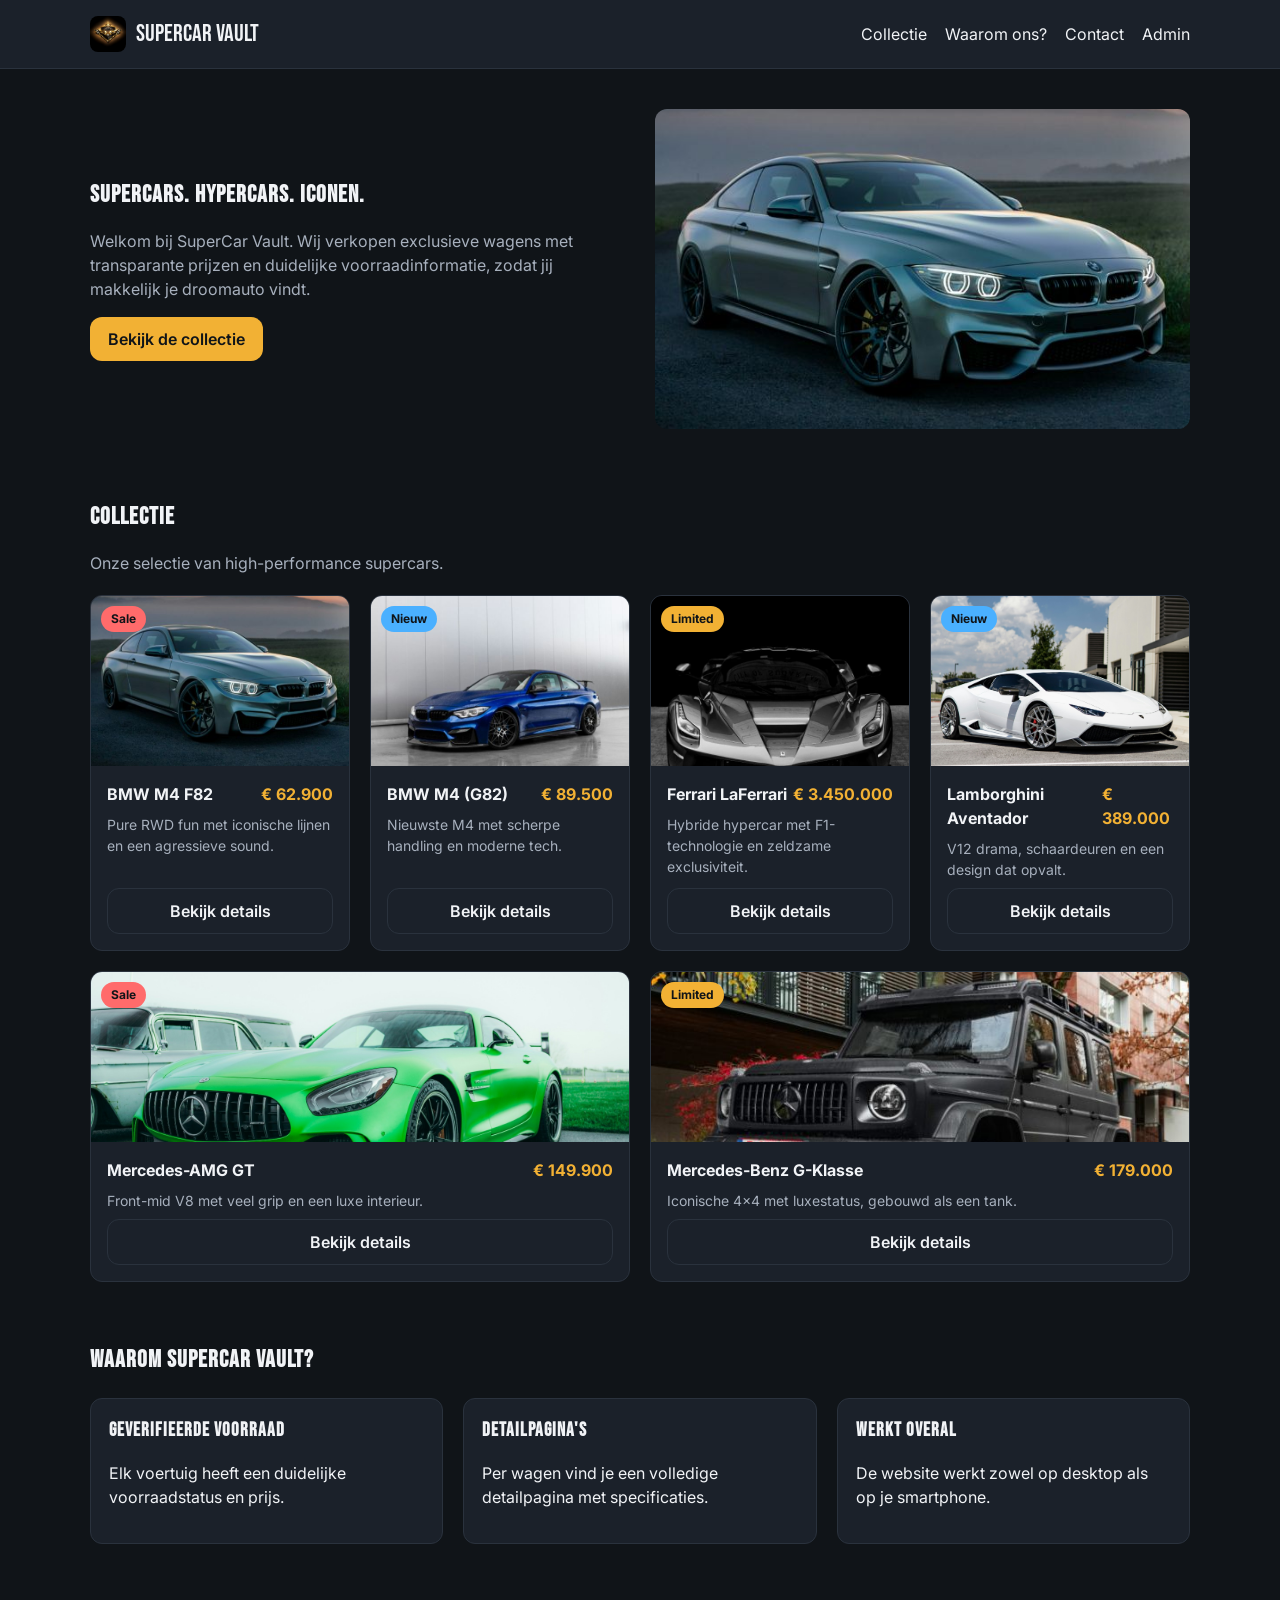
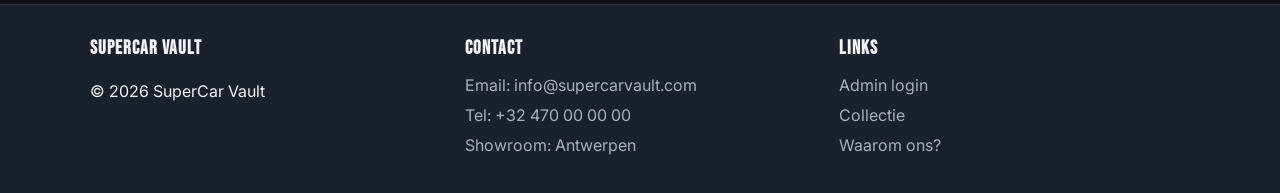
<file: index.html>
<!DOCTYPE html>
<html lang="nl">

<head>
    <meta charset="UTF-8">
    <meta name="viewport" content="width=device-width, initial-scale=1.0">
    <title>SuperCar Vault - Supercars te koop</title>
    <link rel="preconnect" href="https://fonts.googleapis.com">
    <link href="https://fonts.googleapis.com/css2?family=Bebas+Neue&family=Inter:wght@400;600;700&display=swap"
        rel="stylesheet">
    <link rel="stylesheet" href="css/style.css" />
</head>

<body>
    <header>
        <div class="container header-inner">
            <a class="logo" href="index.html">
                <img src="afbeeldingen/logo-supercar.png" alt="SuperCar Vault logo" />
                <span>SuperCar Vault</span>
            </a>
            <nav>
                <ul>
                    <li><a href="#collectie">Collectie</a></li>
                    <li><a href="#waarom">Waarom ons?</a></li>
                    <li><a href="#contact">Contact</a></li>
                    <li><a href="admin/login.html">Admin</a></li>
                </ul>
            </nav>
        </div>
    </header>

    <main>
        <section class="hero">
            <div class="container hero-inner">
                <div class="hero-tekst">
                    <h1>SUPERCARS. HYPERCARS. ICONEN.</h1>
                    <p>Welkom bij SuperCar Vault. Wij verkopen exclusieve wagens met transparante prijzen en duidelijke
                        voorraadinformatie, zodat jij makkelijk je droomauto vindt.</p>
                    <a class="btn btn-accent" href="#collectie">Bekijk de collectie</a>
                </div>
                <div class="hero-afbeelding">
                    <img src="afbeeldingen/bmw-m4-f82.jpg" alt="BMW M4 F82" />
                </div>
            </div>
        </section>

        <section class="sectie" id="collectie">
            <div class="container">
                <div class="sectie-intro">
                    <h2>Collectie</h2>
                    <p>Onze selectie van high-performance supercars.</p>
                </div>

                <div class="product-grid">

                    <article class="product-card">
                        <div class="product-afbeelding">
                            <img src="afbeeldingen/bmw-m4-f82.jpg" alt="BMW M4 F82" />
                            <span class="label label-sale">Sale</span>
                        </div>
                        <div class="product-info">
                            <div class="prijs-rij">
                                <b>BMW M4 F82</b>
                                <span>&euro; 62.900</span>
                            </div>
                            <p>Pure RWD fun met iconische lijnen en een agressieve sound.</p>
                            <a class="btn" href="producten/bmw-m4-f82.html">Bekijk details</a>
                        </div>
                    </article>

                    <article class="product-card">
                        <div class="product-afbeelding">
                            <img src="afbeeldingen/bmw-m4.jpg" alt="BMW M4 (G82)" />
                            <span class="label label-nieuw">Nieuw</span>
                        </div>
                        <div class="product-info">
                            <div class="prijs-rij">
                                <b>BMW M4 (G82)</b>
                                <span>&euro; 89.500</span>
                            </div>
                            <p>Nieuwste M4 met scherpe handling en moderne tech.</p>
                            <a class="btn" href="producten/bmw-m4.html">Bekijk details</a>
                        </div>
                    </article>

                    <article class="product-card">
                        <div class="product-afbeelding">
                            <img src="afbeeldingen/ferrari-laferrari.jpg" alt="Ferrari LaFerrari" />
                            <span class="label label-limited">Limited</span>
                        </div>
                        <div class="product-info">
                            <div class="prijs-rij">
                                <b>Ferrari LaFerrari</b>
                                <span>&euro; 3.450.000</span>
                            </div>
                            <p>Hybride hypercar met F1-technologie en zeldzame exclusiviteit.</p>
                            <a class="btn" href="producten/ferrari-laferrari.html">Bekijk details</a>
                        </div>
                    </article>

                    <article class="product-card">
                        <div class="product-afbeelding">
                            <img src="afbeeldingen/lamborghini-aventador.jpg" alt="Lamborghini Aventador" />
                            <span class="label label-nieuw">Nieuw</span>
                        </div>
                        <div class="product-info">
                            <div class="prijs-rij">
                                <b>Lamborghini Aventador</b>
                                <span>&euro; 389.000</span>
                            </div>
                            <p>V12 drama, schaardeuren en een design dat opvalt.</p>
                            <a class="btn" href="producten/lamborghini-aventador.html">Bekijk details</a>
                        </div>
                    </article>

                    <article class="product-card">
                        <div class="product-afbeelding">
                            <img src="afbeeldingen/mercedes-amg-gt.jpg" alt="Mercedes-AMG GT" />
                            <span class="label label-sale">Sale</span>
                        </div>
                        <div class="product-info">
                            <div class="prijs-rij">
                                <b>Mercedes-AMG GT</b>
                                <span>&euro; 149.900</span>
                            </div>
                            <p>Front-mid V8 met veel grip en een luxe interieur.</p>
                            <a class="btn" href="producten/mercedes-amg-gt.html">Bekijk details</a>
                        </div>
                    </article>

                    <article class="product-card">
                        <div class="product-afbeelding">
                            <img src="afbeeldingen/mercedes-g-klasse.jpg" alt="Mercedes-Benz G-Klasse" />
                            <span class="label label-limited">Limited</span>
                        </div>
                        <div class="product-info">
                            <div class="prijs-rij">
                                <b>Mercedes-Benz G-Klasse</b>
                                <span>&euro; 179.000</span>
                            </div>
                            <p>Iconische 4x4 met luxestatus, gebouwd als een tank.</p>
                            <a class="btn" href="producten/mercedes-g-klasse.html">Bekijk details</a>
                        </div>
                    </article>

                </div>
            </div>
        </section>

        <section class="sectie" id="waarom">
            <div class="container">
                <div class="sectie-intro">
                    <h2>Waarom SuperCar Vault?</h2>
                </div>

                <div class="features">
                    <div class="feature">
                        <h3>Geverifieerde voorraad</h3>
                        <p>Elk voertuig heeft een duidelijke voorraadstatus en prijs.</p>
                    </div>
                    <div class="feature">
                        <h3>Detailpagina's</h3>
                        <p>Per wagen vind je een volledige detailpagina met specificaties.</p>
                    </div>
                    <div class="feature">
                        <h3>Werkt overal</h3>
                        <p>De website werkt zowel op desktop als op je smartphone.</p>
                    </div>
                </div>
            </div>
        </section>
    </main>

    <footer id="contact">
        <div class="container footer-inner">
            <div>
                <h3>SuperCar Vault</h3>
                <p>&copy; 2026 SuperCar Vault</p>
            </div>
            <div>
                <h3>Contact</h3>
                <ul>
                    <li>Email: info@supercarvault.com</li>
                    <li>Tel: +32 470 00 00 00</li>
                    <li>Showroom: Antwerpen</li>
                </ul>
            </div>
            <div>
                <h3>Links</h3>
                <ul>
                    <li><a href="admin/login.html">Admin login</a></li>
                    <li><a href="#collectie">Collectie</a></li>
                    <li><a href="#waarom">Waarom ons?</a></li>
                </ul>
            </div>
        </div>
    </footer>
</body>

</html>
</file>
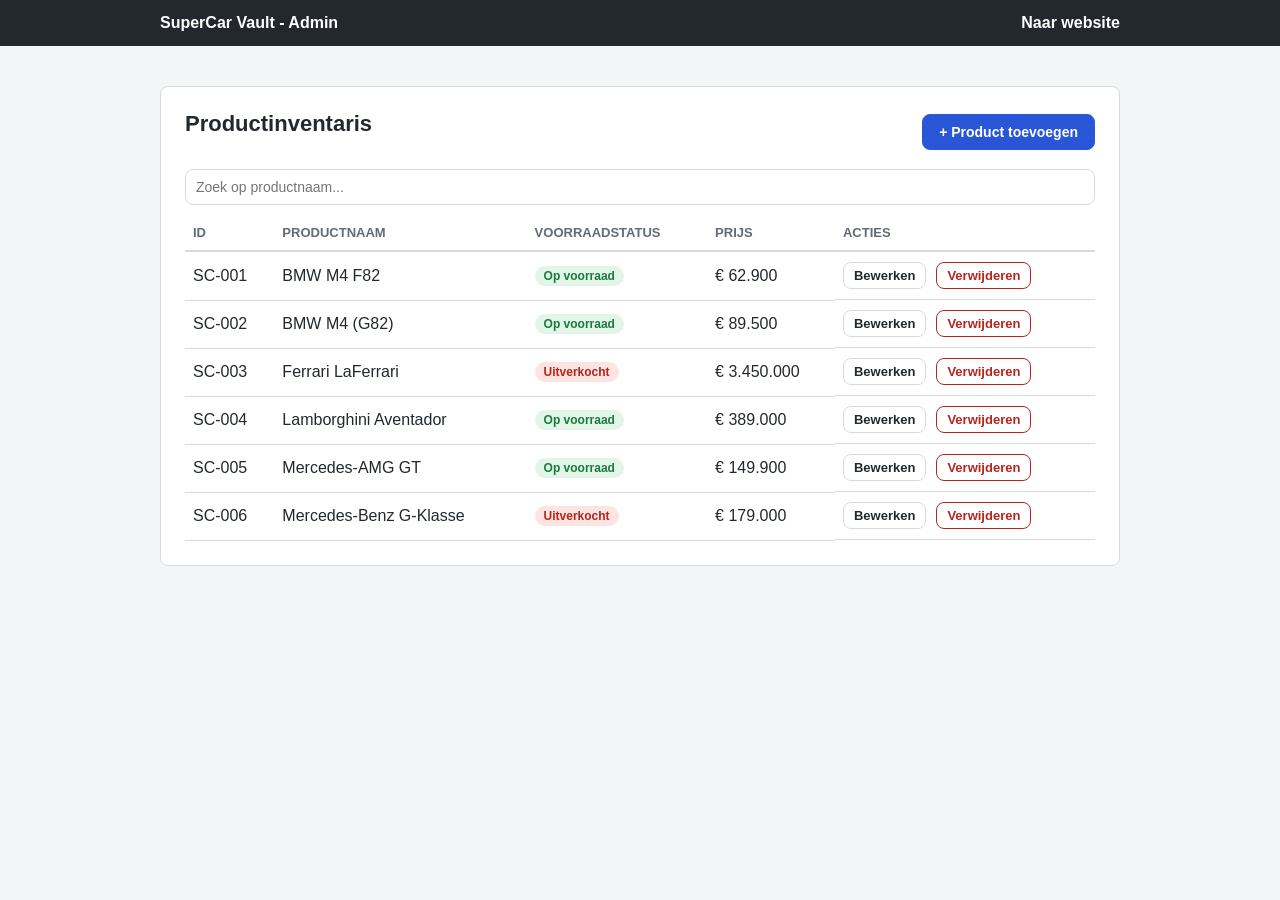
<file: admin/dashboard.html>
<!doctype html>
<html lang="nl">

<head>
    <meta charset="utf-8" />
    <meta name="viewport" content="width=device-width, initial-scale=1" />
    <title>Dashboard - SuperCar Vault Admin</title>
    <link rel="stylesheet" href="admin.css" />
</head>

<body>

    <div class="admin-topbar">
        <div class="container">
            <a href="dashboard.html">SuperCar Vault - Admin</a>
            <a href="../index.html">Naar website</a>
        </div>
    </div>

    <main class="container">
        <div class="paneel">

            <div class="paneel-header">
                <h1>Productinventaris</h1>
                <a class="btn btn-accent" href="product-form.html">+ Product toevoegen</a>
            </div>

            <input type="search" placeholder="Zoek op productnaam..." aria-label="Zoek product">

            <table class="tabel" aria-label="Overzicht van alle producten">
                <thead>
                    <tr>
                        <th>ID</th>
                        <th>Productnaam</th>
                        <th>Voorraadstatus</th>
                        <th>Prijs</th>
                        <th>Acties</th>
                    </tr>
                </thead>
                <tbody>
                    <tr>
                        <td>SC-001</td>
                        <td>BMW M4 F82</td>
                        <td><span class="status status-op-voorraad">Op voorraad</span></td>
                        <td>&euro; 62.900</td>
                        <td class="rij-knoppen">
                            <a class="btn btn-klein" href="product-form.html">Bewerken</a>
                            <a class="btn btn-klein btn-gevaar" href="#">Verwijderen</a>
                        </td>
                    </tr>
                    <tr>
                        <td>SC-002</td>
                        <td>BMW M4 (G82)</td>
                        <td><span class="status status-op-voorraad">Op voorraad</span></td>
                        <td>&euro; 89.500</td>
                        <td class="rij-knoppen">
                            <a class="btn btn-klein" href="product-form.html">Bewerken</a>
                            <a class="btn btn-klein btn-gevaar" href="#">Verwijderen</a>
                        </td>
                    </tr>
                    <tr>
                        <td>SC-003</td>
                        <td>Ferrari LaFerrari</td>
                        <td><span class="status status-uitverkocht">Uitverkocht</span></td>
                        <td>&euro; 3.450.000</td>
                        <td class="rij-knoppen">
                            <a class="btn btn-klein" href="product-form.html">Bewerken</a>
                            <a class="btn btn-klein btn-gevaar" href="#">Verwijderen</a>
                        </td>
                    </tr>
                    <tr>
                        <td>SC-004</td>
                        <td>Lamborghini Aventador</td>
                        <td><span class="status status-op-voorraad">Op voorraad</span></td>
                        <td>&euro; 389.000</td>
                        <td class="rij-knoppen">
                            <a class="btn btn-klein" href="product-form.html">Bewerken</a>
                            <a class="btn btn-klein btn-gevaar" href="#">Verwijderen</a>
                        </td>
                    </tr>
                    <tr>
                        <td>SC-005</td>
                        <td>Mercedes-AMG GT</td>
                        <td><span class="status status-op-voorraad">Op voorraad</span></td>
                        <td>&euro; 149.900</td>
                        <td class="rij-knoppen">
                            <a class="btn btn-klein" href="product-form.html">Bewerken</a>
                            <a class="btn btn-klein btn-gevaar" href="#">Verwijderen</a>
                        </td>
                    </tr>
                    <tr>
                        <td>SC-006</td>
                        <td>Mercedes-Benz G-Klasse</td>
                        <td><span class="status status-uitverkocht">Uitverkocht</span></td>
                        <td>&euro; 179.000</td>
                        <td class="rij-knoppen">
                            <a class="btn btn-klein" href="product-form.html">Bewerken</a>
                            <a class="btn btn-klein btn-gevaar" href="#">Verwijderen</a>
                        </td>
                    </tr>
                </tbody>
            </table>

        </div>
    </main>

</body>

</html>
</file>
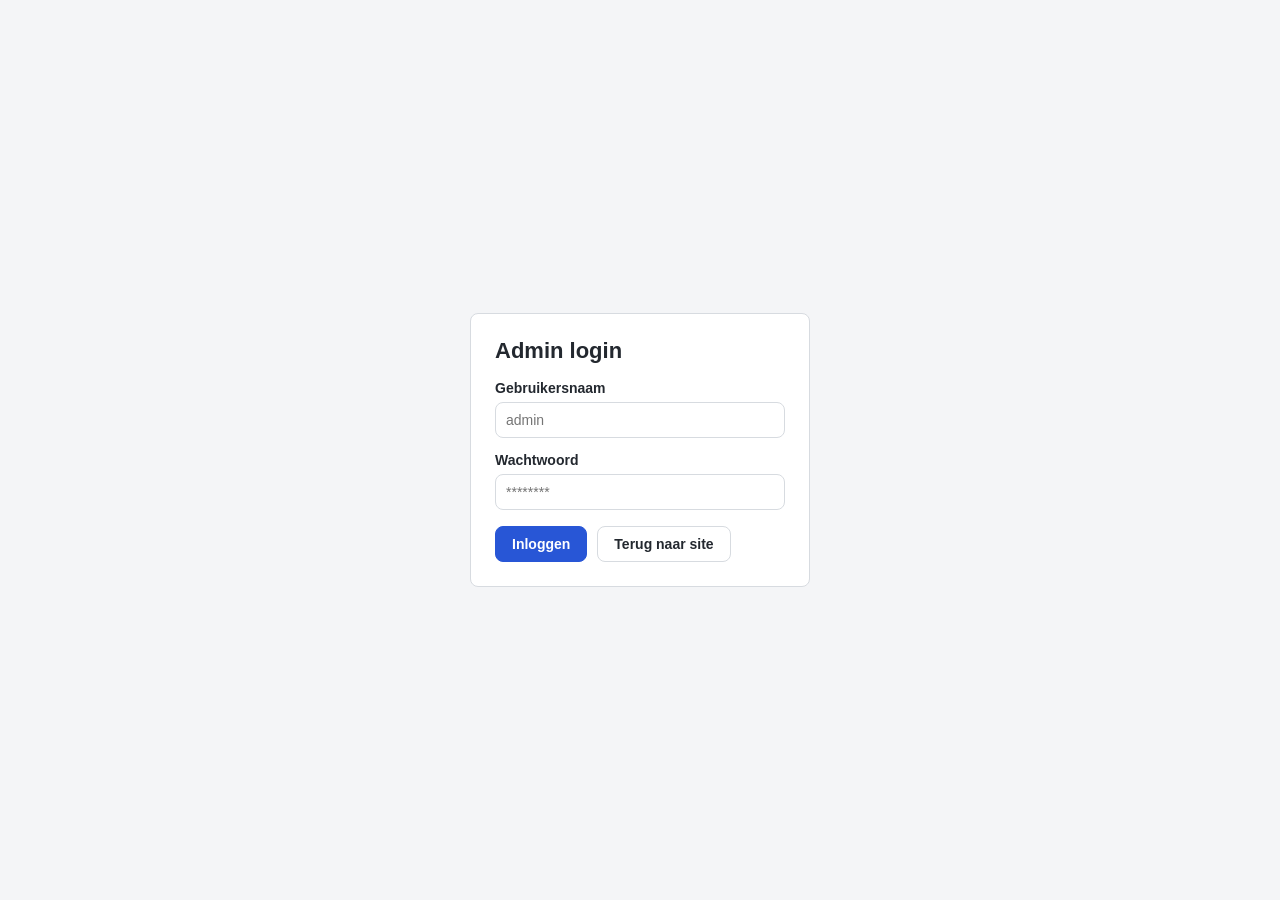
<file: admin/login.html>
<!doctype html>
<html lang="nl">

<head>
    <meta charset="utf-8" />
    <meta name="viewport" content="width=device-width, initial-scale=1" />
    <title>Admin login - SuperCar Vault</title>
    <link rel="stylesheet" href="admin.css" />
</head>

<body>

    <div class="login-wrapper">
        <div class="paneel login-paneel">
            <h1>Admin login</h1>

            <form action="dashboard.html">
                <label for="gebruiker">Gebruikersnaam</label>
                <input id="gebruiker" type="text" placeholder="admin" required>

                <label for="wachtwoord">Wachtwoord</label>
                <input id="wachtwoord" type="password" placeholder="********" required>

                <div class="rij-knoppen" style="margin-top:16px">
                    <button class="btn btn-accent" type="submit">Inloggen</button>
                    <a class="btn" href="../index.html">Terug naar site</a>
                </div>
            </form>
        </div>
    </div>

</body>

</html>
</file>
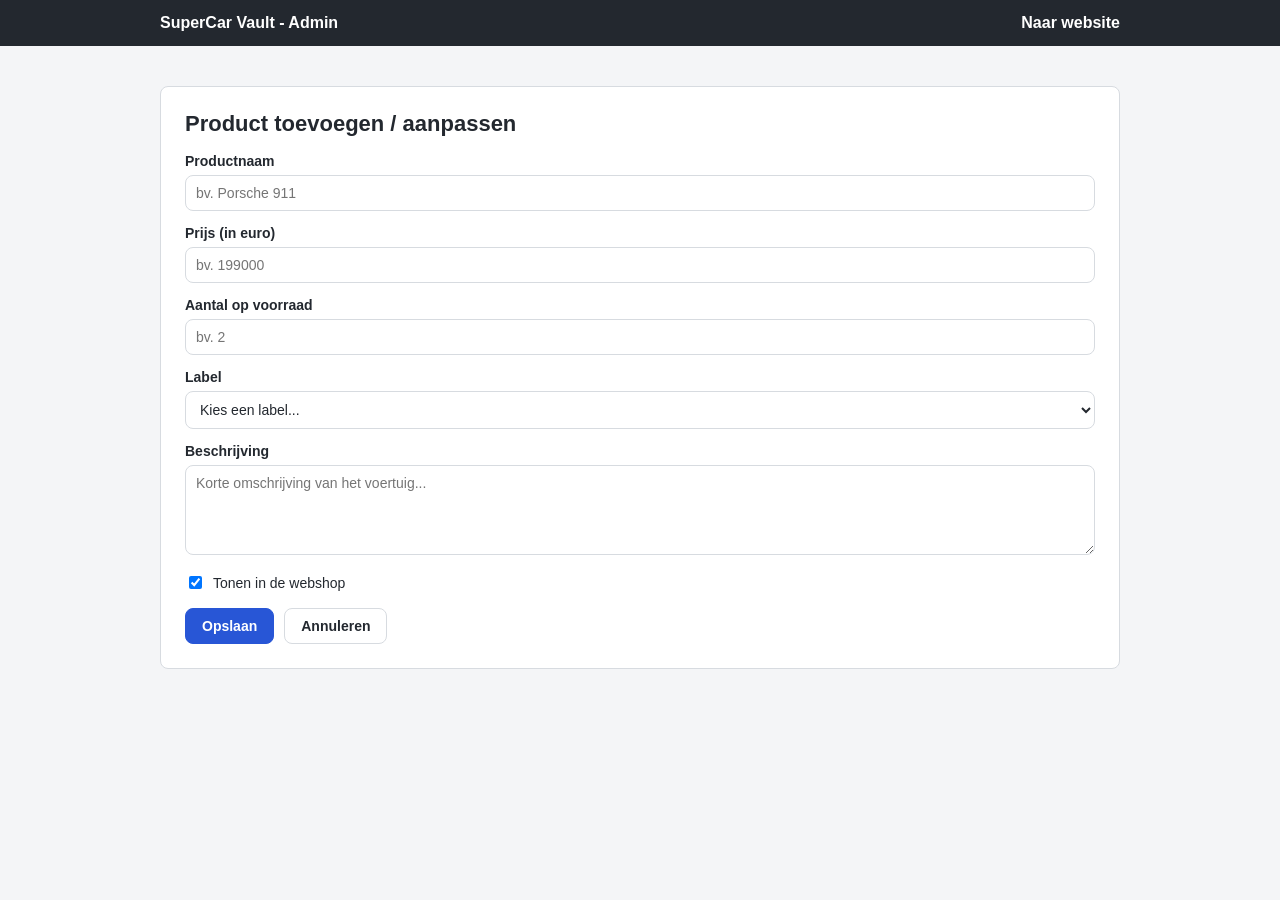
<file: admin/product-form.html>
<!doctype html>
<html lang="nl">

<head>
    <meta charset="utf-8" />
    <meta name="viewport" content="width=device-width, initial-scale=1" />
    <title>Product toevoegen - SuperCar Vault Admin</title>
    <link rel="stylesheet" href="admin.css" />
</head>

<body>

    <div class="admin-topbar">
        <div class="container">
            <a href="dashboard.html">SuperCar Vault - Admin</a>
            <a href="../index.html">Naar website</a>
        </div>
    </div>

    <main class="container">
        <div class="paneel">
            <h1>Product toevoegen / aanpassen</h1>

            <form action="dashboard.html">

                <label for="naam">Productnaam</label>
                <input id="naam" type="text" placeholder="bv. Porsche 911" required>

                <label for="prijs">Prijs (in euro)</label>
                <input id="prijs" type="number" min="0" step="100" placeholder="bv. 199000" required>

                <label for="voorraad">Aantal op voorraad</label>
                <input id="voorraad" type="number" min="0" step="1" placeholder="bv. 2" required>

                <label for="label">Label</label>
                <select id="label" required>
                    <option value="">Kies een label...</option>
                    <option>Nieuw</option>
                    <option>Sale</option>
                    <option>Limited</option>
                </select>

                <label for="beschrijving">Beschrijving</label>
                <textarea id="beschrijving" placeholder="Korte omschrijving van het voertuig..."></textarea>

                <div class="checkbox-rij">
                    <input id="tonen" type="checkbox" checked>
                    <label for="tonen">Tonen in de webshop</label>
                </div>

                <div class="rij-knoppen" style="margin-top:16px">
                    <button class="btn btn-accent" type="submit">Opslaan</button>
                    <a class="btn" href="dashboard.html">Annuleren</a>
                </div>
            </form>
        </div>
    </main>

</body>

</html>
</file>
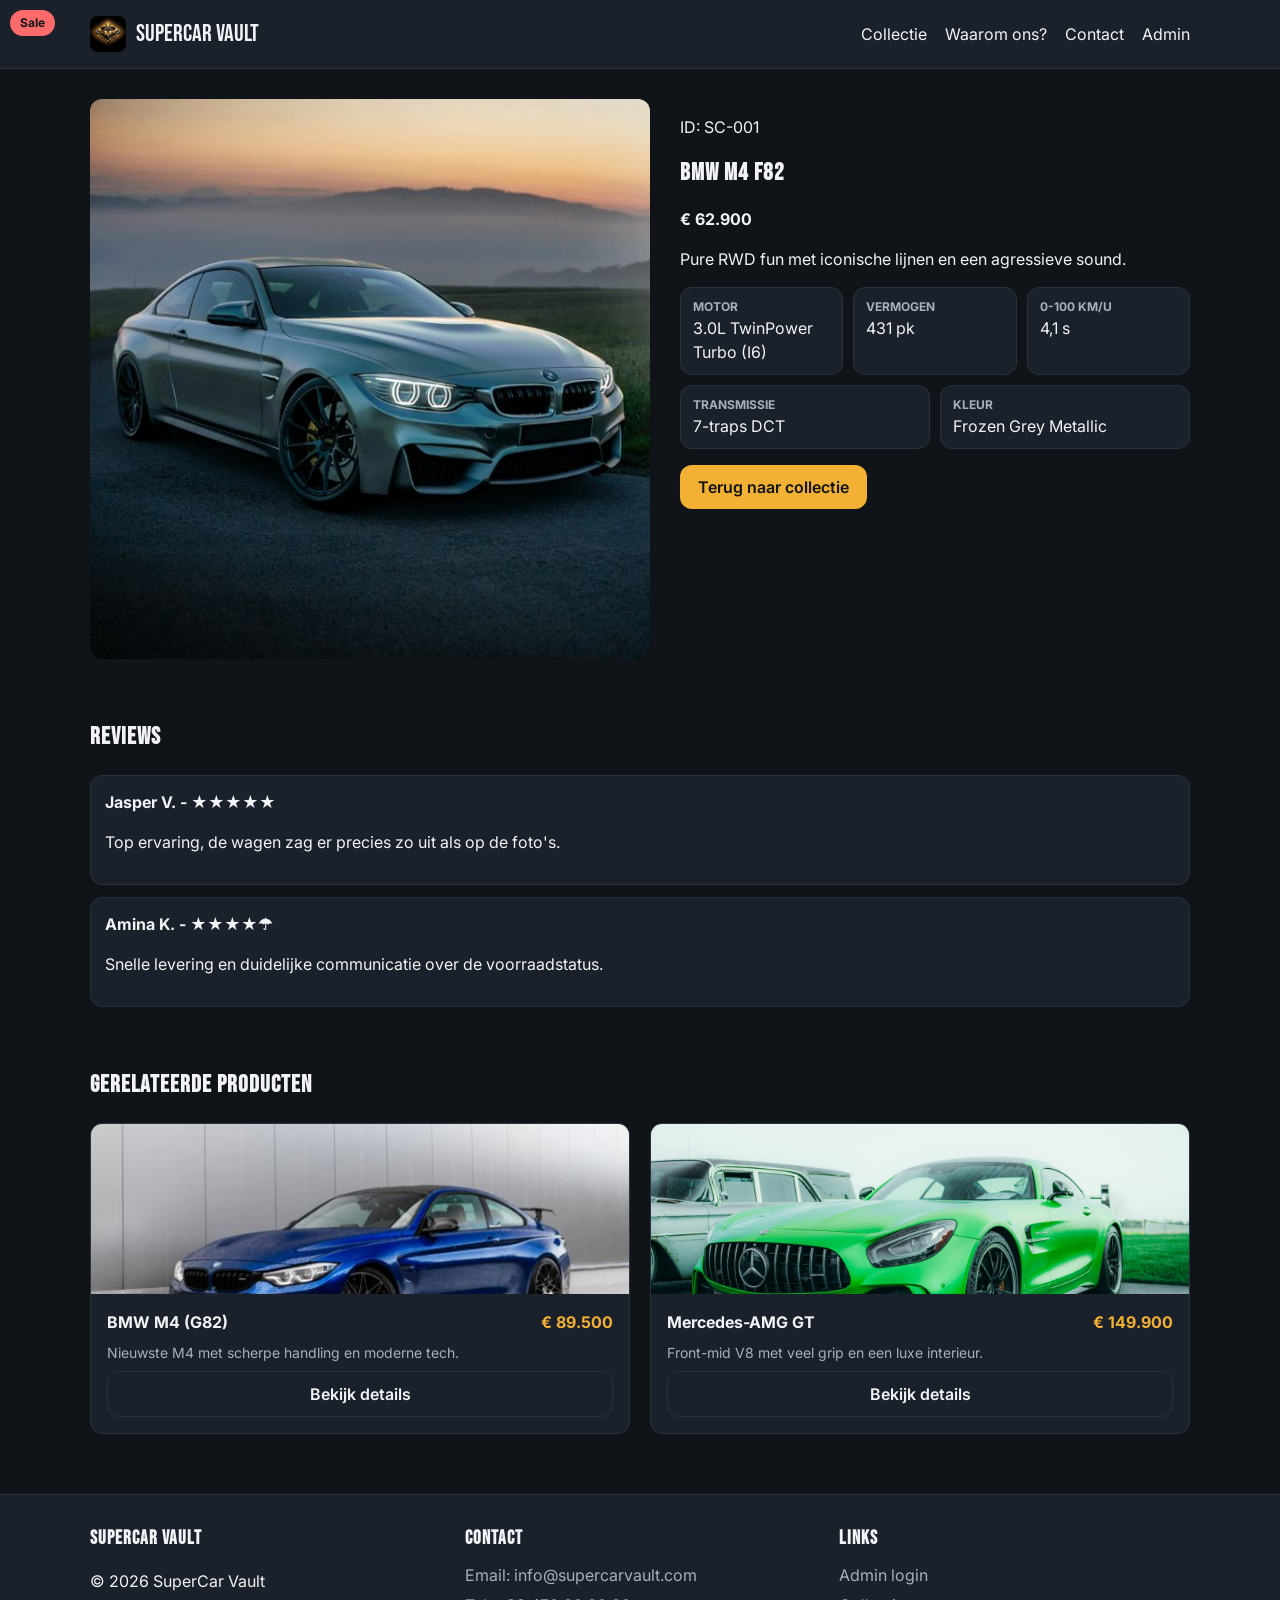
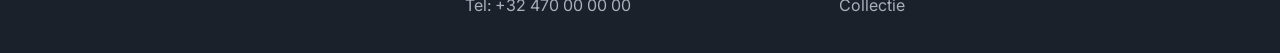
<file: producten/bmw-m4-f82.html>
<!doctype html>
<html lang="nl">
<head>
  <meta charset="utf-8" />
  <meta name="viewport" content="width=device-width, initial-scale=1" />
  <title>BMW M4 F82 - SuperCar Vault</title>
  <link rel="preconnect" href="https://fonts.googleapis.com">
  <link href="https://fonts.googleapis.com/css2?family=Bebas+Neue&family=Inter:wght@400;600;700&display=swap" rel="stylesheet">
  <link rel="stylesheet" href="../css/style.css" />
</head>
<body>

  <header>
    <div class="container header-inner">
      <a class="logo" href="../index.html">
        <img src="../afbeeldingen/logo-supercar.png" alt="SuperCar Vault logo" />
        <span>SuperCar Vault</span>
      </a>
      <nav>
        <ul>
          <li><a href="../index.html#collectie">Collectie</a></li>
          <li><a href="../index.html#waarom">Waarom ons?</a></li>
          <li><a href="../index.html#contact">Contact</a></li>
          <li><a href="../admin/login.html">Admin</a></li>
        </ul>
      </nav>
    </div>
  </header>

  <main>
    <section class="sectie">
      <div class="container detail-inner">

        <div class="detail-afbeelding">
          <img src="../afbeeldingen/bmw-m4-f82.jpg" alt="BMW M4 F82" />
        </div>

        <div class="detail-info">
          <p>ID: SC-001</p>
          <h1>BMW M4 F82</h1>
          <span class="label label-sale">Sale</span>
          <p><b>&euro; 62.900</b></p>
          <p>Pure RWD fun met iconische lijnen en een agressieve sound.</p>

          <ul class="specs-lijst">
            <li><b>Motor</b><span>3.0L TwinPower Turbo (I6)</span></li>
            <li><b>Vermogen</b><span>431 pk</span></li>
            <li><b>0-100 km/u</b><span>4,1 s</span></li>
            <li><b>Transmissie</b><span>7-traps DCT</span></li>
            <li><b>Kleur</b><span>Frozen Grey Metallic</span></li>
          </ul>

          <a class="btn btn-accent" href="../index.html#collectie">Terug naar collectie</a>
        </div>
      </div>
    </section>

    <section class="sectie">
      <div class="container">
        <div class="sectie-intro">
          <h2>Reviews</h2>
        </div>
        <div class="reviews">
          <div class="review">
            <b>Jasper V. - &#9733;&#9733;&#9733;&#9733;&#9733;</b>
            <p>Top ervaring, de wagen zag er precies zo uit als op de foto's.</p>
          </div>
          <div class="review">
            <b>Amina K. - &#9733;&#9733;&#9733;&#9733;&#9730;</b>
            <p>Snelle levering en duidelijke communicatie over de voorraadstatus.</p>
          </div>
        </div>
      </div>
    </section>

    <section class="sectie">
      <div class="container">
        <div class="sectie-intro">
          <h2>Gerelateerde producten</h2>
        </div>
        <div class="product-grid">
          <article class="product-card">
            <div class="product-afbeelding">
              <img src="../afbeeldingen/bmw-m4.jpg" alt="BMW M4 (G82)" />
            </div>
            <div class="product-info">
              <div class="prijs-rij">
                <b>BMW M4 (G82)</b>
                <span>&euro; 89.500</span>
              </div>
              <p>Nieuwste M4 met scherpe handling en moderne tech.</p>
              <a class="btn" href="bmw-m4.html">Bekijk details</a>
            </div>
          </article>
          <article class="product-card">
            <div class="product-afbeelding">
              <img src="../afbeeldingen/mercedes-amg-gt.jpg" alt="Mercedes-AMG GT" />
            </div>
            <div class="product-info">
              <div class="prijs-rij">
                <b>Mercedes-AMG GT</b>
                <span>&euro; 149.900</span>
              </div>
              <p>Front-mid V8 met veel grip en een luxe interieur.</p>
              <a class="btn" href="mercedes-amg-gt.html">Bekijk details</a>
            </div>
          </article>
        </div>
      </div>
    </section>
  </main>

  <footer id="contact">
    <div class="container footer-inner">
      <div>
        <h3>SuperCar Vault</h3>
        <p>&copy; 2026 SuperCar Vault</p>
      </div>
      <div>
        <h3>Contact</h3>
        <ul>
          <li>Email: info@supercarvault.com</li>
          <li>Tel: +32 470 00 00 00</li>
        </ul>
      </div>
      <div>
        <h3>Links</h3>
        <ul>
          <li><a href="../admin/login.html">Admin login</a></li>
          <li><a href="../index.html#collectie">Collectie</a></li>
        </ul>
      </div>
    </div>
  </footer>

</body>
</html>
</file>
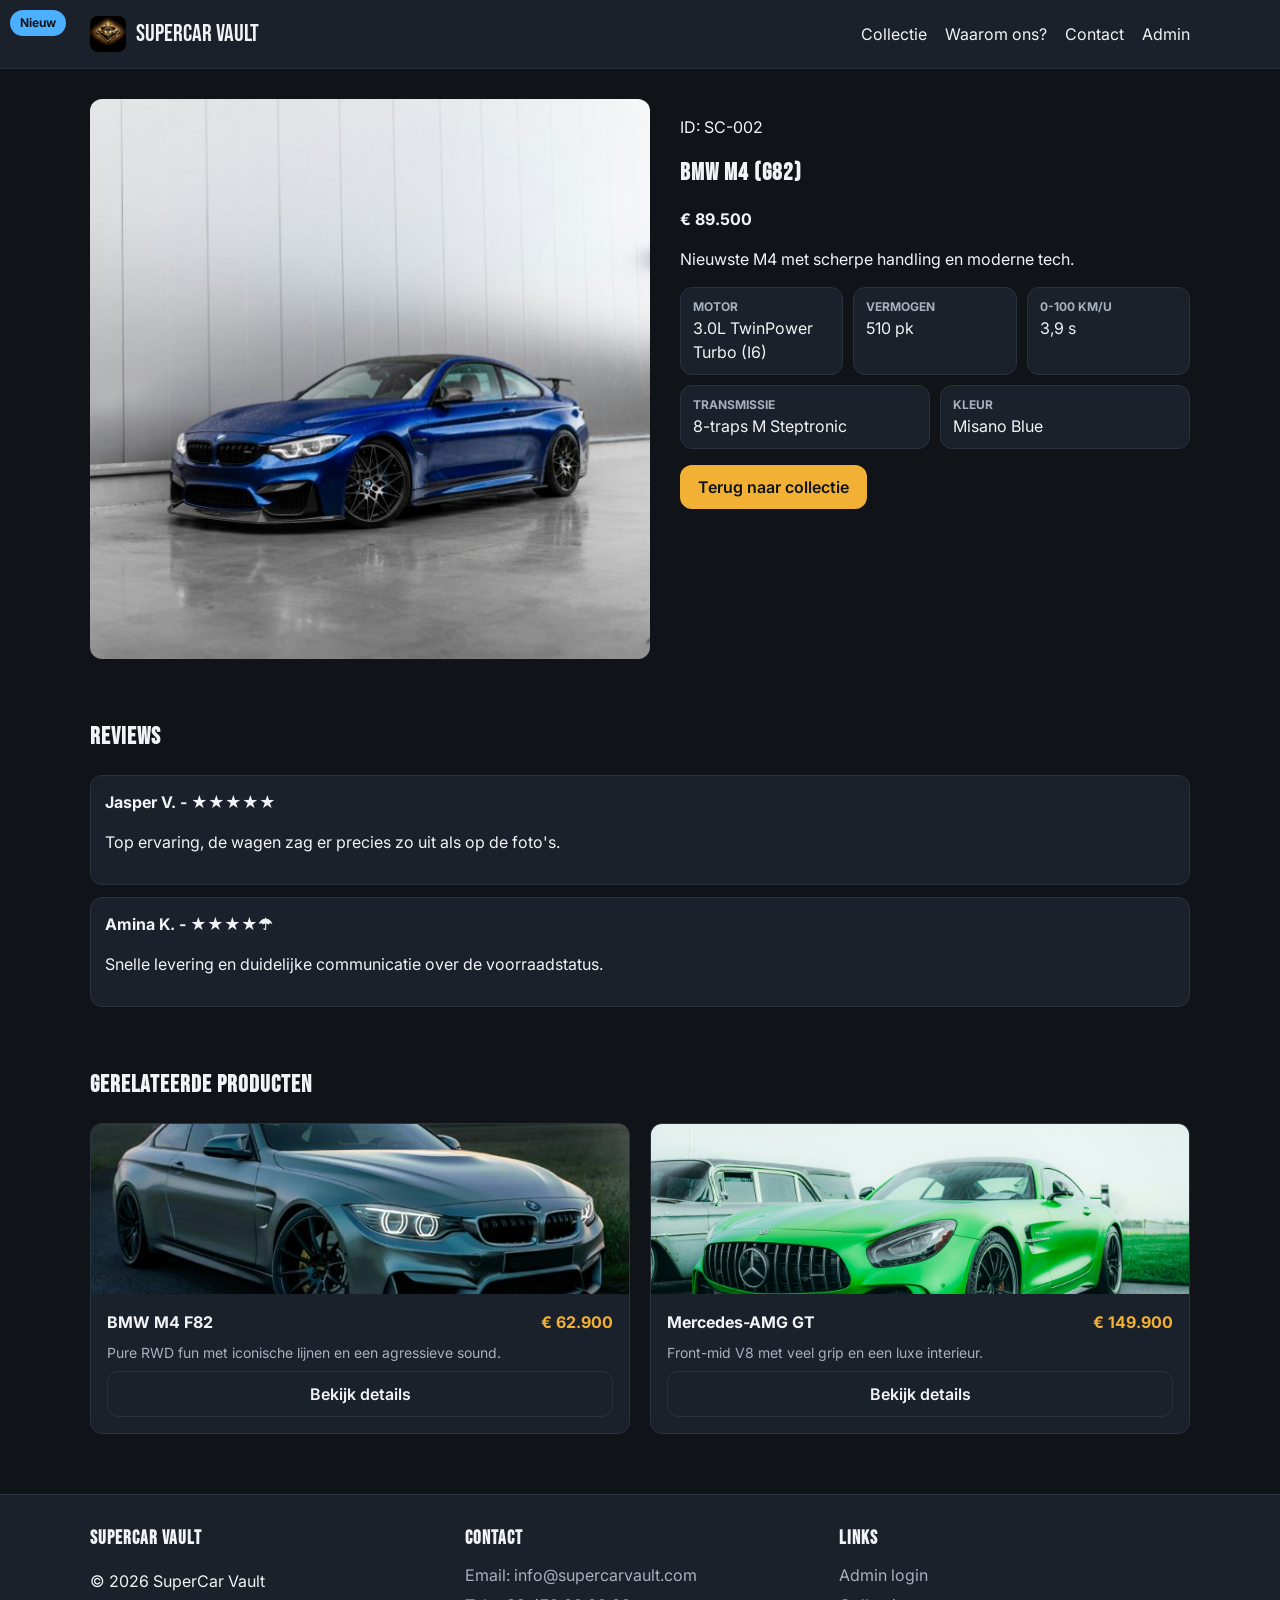
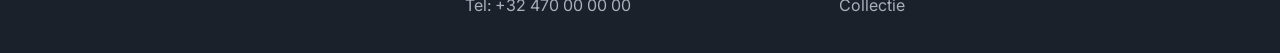
<file: producten/bmw-m4.html>
<!doctype html>
<html lang="nl">
<head>
  <meta charset="utf-8" />
  <meta name="viewport" content="width=device-width, initial-scale=1" />
  <title>BMW M4 (G82) - SuperCar Vault</title>
  <link rel="preconnect" href="https://fonts.googleapis.com">
  <link href="https://fonts.googleapis.com/css2?family=Bebas+Neue&family=Inter:wght@400;600;700&display=swap" rel="stylesheet">
  <link rel="stylesheet" href="../css/style.css" />
</head>
<body>

  <header>
    <div class="container header-inner">
      <a class="logo" href="../index.html">
        <img src="../afbeeldingen/logo-supercar.png" alt="SuperCar Vault logo" />
        <span>SuperCar Vault</span>
      </a>
      <nav>
        <ul>
          <li><a href="../index.html#collectie">Collectie</a></li>
          <li><a href="../index.html#waarom">Waarom ons?</a></li>
          <li><a href="../index.html#contact">Contact</a></li>
          <li><a href="../admin/login.html">Admin</a></li>
        </ul>
      </nav>
    </div>
  </header>

  <main>
    <section class="sectie">
      <div class="container detail-inner">

        <div class="detail-afbeelding">
          <img src="../afbeeldingen/bmw-m4.jpg" alt="BMW M4 (G82)" />
        </div>

        <div class="detail-info">
          <p>ID: SC-002</p>
          <h1>BMW M4 (G82)</h1>
          <span class="label label-nieuw">Nieuw</span>
          <p><b>&euro; 89.500</b></p>
          <p>Nieuwste M4 met scherpe handling en moderne tech.</p>

          <ul class="specs-lijst">
            <li><b>Motor</b><span>3.0L TwinPower Turbo (I6)</span></li>
            <li><b>Vermogen</b><span>510 pk</span></li>
            <li><b>0-100 km/u</b><span>3,9 s</span></li>
            <li><b>Transmissie</b><span>8-traps M Steptronic</span></li>
            <li><b>Kleur</b><span>Misano Blue</span></li>
          </ul>

          <a class="btn btn-accent" href="../index.html#collectie">Terug naar collectie</a>
        </div>
      </div>
    </section>

    <section class="sectie">
      <div class="container">
        <div class="sectie-intro">
          <h2>Reviews</h2>
        </div>
        <div class="reviews">
          <div class="review">
            <b>Jasper V. - &#9733;&#9733;&#9733;&#9733;&#9733;</b>
            <p>Top ervaring, de wagen zag er precies zo uit als op de foto's.</p>
          </div>
          <div class="review">
            <b>Amina K. - &#9733;&#9733;&#9733;&#9733;&#9730;</b>
            <p>Snelle levering en duidelijke communicatie over de voorraadstatus.</p>
          </div>
        </div>
      </div>
    </section>

    <section class="sectie">
      <div class="container">
        <div class="sectie-intro">
          <h2>Gerelateerde producten</h2>
        </div>
        <div class="product-grid">
          <article class="product-card">
            <div class="product-afbeelding">
              <img src="../afbeeldingen/bmw-m4-f82.jpg" alt="BMW M4 F82" />
            </div>
            <div class="product-info">
              <div class="prijs-rij">
                <b>BMW M4 F82</b>
                <span>&euro; 62.900</span>
              </div>
              <p>Pure RWD fun met iconische lijnen en een agressieve sound.</p>
              <a class="btn" href="bmw-m4-f82.html">Bekijk details</a>
            </div>
          </article>
          <article class="product-card">
            <div class="product-afbeelding">
              <img src="../afbeeldingen/mercedes-amg-gt.jpg" alt="Mercedes-AMG GT" />
            </div>
            <div class="product-info">
              <div class="prijs-rij">
                <b>Mercedes-AMG GT</b>
                <span>&euro; 149.900</span>
              </div>
              <p>Front-mid V8 met veel grip en een luxe interieur.</p>
              <a class="btn" href="mercedes-amg-gt.html">Bekijk details</a>
            </div>
          </article>
        </div>
      </div>
    </section>
  </main>

  <footer id="contact">
    <div class="container footer-inner">
      <div>
        <h3>SuperCar Vault</h3>
        <p>&copy; 2026 SuperCar Vault</p>
      </div>
      <div>
        <h3>Contact</h3>
        <ul>
          <li>Email: info@supercarvault.com</li>
          <li>Tel: +32 470 00 00 00</li>
        </ul>
      </div>
      <div>
        <h3>Links</h3>
        <ul>
          <li><a href="../admin/login.html">Admin login</a></li>
          <li><a href="../index.html#collectie">Collectie</a></li>
        </ul>
      </div>
    </div>
  </footer>

</body>
</html>
</file>
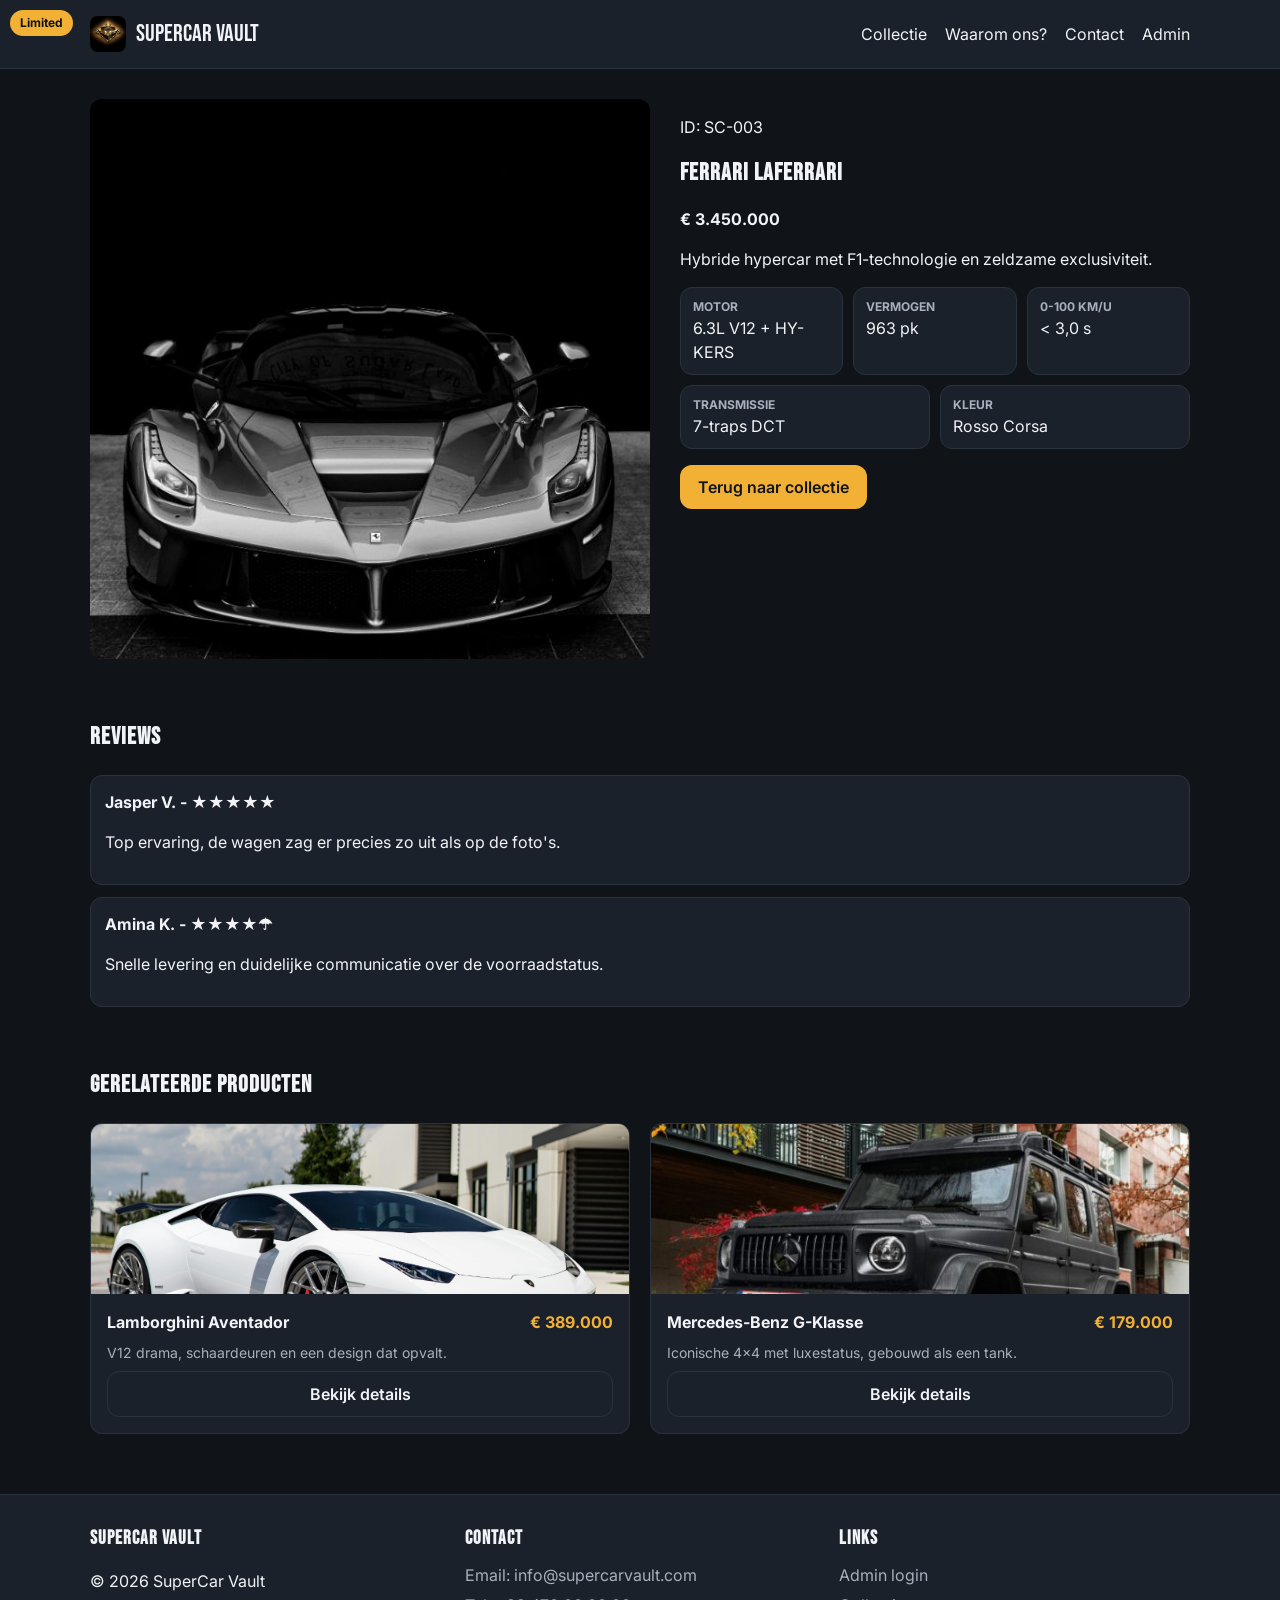
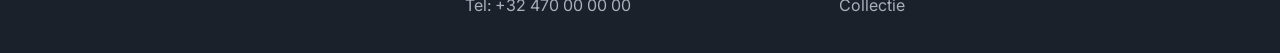
<file: producten/ferrari-laferrari.html>
<!doctype html>
<html lang="nl">
<head>
  <meta charset="utf-8" />
  <meta name="viewport" content="width=device-width, initial-scale=1" />
  <title>Ferrari LaFerrari - SuperCar Vault</title>
  <link rel="preconnect" href="https://fonts.googleapis.com">
  <link href="https://fonts.googleapis.com/css2?family=Bebas+Neue&family=Inter:wght@400;600;700&display=swap" rel="stylesheet">
  <link rel="stylesheet" href="../css/style.css" />
</head>
<body>

  <header>
    <div class="container header-inner">
      <a class="logo" href="../index.html">
        <img src="../afbeeldingen/logo-supercar.png" alt="SuperCar Vault logo" />
        <span>SuperCar Vault</span>
      </a>
      <nav>
        <ul>
          <li><a href="../index.html#collectie">Collectie</a></li>
          <li><a href="../index.html#waarom">Waarom ons?</a></li>
          <li><a href="../index.html#contact">Contact</a></li>
          <li><a href="../admin/login.html">Admin</a></li>
        </ul>
      </nav>
    </div>
  </header>

  <main>
    <section class="sectie">
      <div class="container detail-inner">

        <div class="detail-afbeelding">
          <img src="../afbeeldingen/ferrari-laferrari.jpg" alt="Ferrari LaFerrari" />
        </div>

        <div class="detail-info">
          <p>ID: SC-003</p>
          <h1>Ferrari LaFerrari</h1>
          <span class="label label-limited">Limited</span>
          <p><b>&euro; 3.450.000</b></p>
          <p>Hybride hypercar met F1-technologie en zeldzame exclusiviteit.</p>

          <ul class="specs-lijst">
            <li><b>Motor</b><span>6.3L V12 + HY-KERS</span></li>
            <li><b>Vermogen</b><span>963 pk</span></li>
            <li><b>0-100 km/u</b><span>&lt; 3,0 s</span></li>
            <li><b>Transmissie</b><span>7-traps DCT</span></li>
            <li><b>Kleur</b><span>Rosso Corsa</span></li>
          </ul>

          <a class="btn btn-accent" href="../index.html#collectie">Terug naar collectie</a>
        </div>
      </div>
    </section>

    <section class="sectie">
      <div class="container">
        <div class="sectie-intro">
          <h2>Reviews</h2>
        </div>
        <div class="reviews">
          <div class="review">
            <b>Jasper V. - &#9733;&#9733;&#9733;&#9733;&#9733;</b>
            <p>Top ervaring, de wagen zag er precies zo uit als op de foto's.</p>
          </div>
          <div class="review">
            <b>Amina K. - &#9733;&#9733;&#9733;&#9733;&#9730;</b>
            <p>Snelle levering en duidelijke communicatie over de voorraadstatus.</p>
          </div>
        </div>
      </div>
    </section>

    <section class="sectie">
      <div class="container">
        <div class="sectie-intro">
          <h2>Gerelateerde producten</h2>
        </div>
        <div class="product-grid">
          <article class="product-card">
            <div class="product-afbeelding">
              <img src="../afbeeldingen/lamborghini-aventador.jpg" alt="Lamborghini Aventador" />
            </div>
            <div class="product-info">
              <div class="prijs-rij">
                <b>Lamborghini Aventador</b>
                <span>&euro; 389.000</span>
              </div>
              <p>V12 drama, schaardeuren en een design dat opvalt.</p>
              <a class="btn" href="lamborghini-aventador.html">Bekijk details</a>
            </div>
          </article>
          <article class="product-card">
            <div class="product-afbeelding">
              <img src="../afbeeldingen/mercedes-g-klasse.jpg" alt="Mercedes-Benz G-Klasse" />
            </div>
            <div class="product-info">
              <div class="prijs-rij">
                <b>Mercedes-Benz G-Klasse</b>
                <span>&euro; 179.000</span>
              </div>
              <p>Iconische 4x4 met luxestatus, gebouwd als een tank.</p>
              <a class="btn" href="mercedes-g-klasse.html">Bekijk details</a>
            </div>
          </article>
        </div>
      </div>
    </section>
  </main>

  <footer id="contact">
    <div class="container footer-inner">
      <div>
        <h3>SuperCar Vault</h3>
        <p>&copy; 2026 SuperCar Vault</p>
      </div>
      <div>
        <h3>Contact</h3>
        <ul>
          <li>Email: info@supercarvault.com</li>
          <li>Tel: +32 470 00 00 00</li>
        </ul>
      </div>
      <div>
        <h3>Links</h3>
        <ul>
          <li><a href="../admin/login.html">Admin login</a></li>
          <li><a href="../index.html#collectie">Collectie</a></li>
        </ul>
      </div>
    </div>
  </footer>

</body>
</html>
</file>
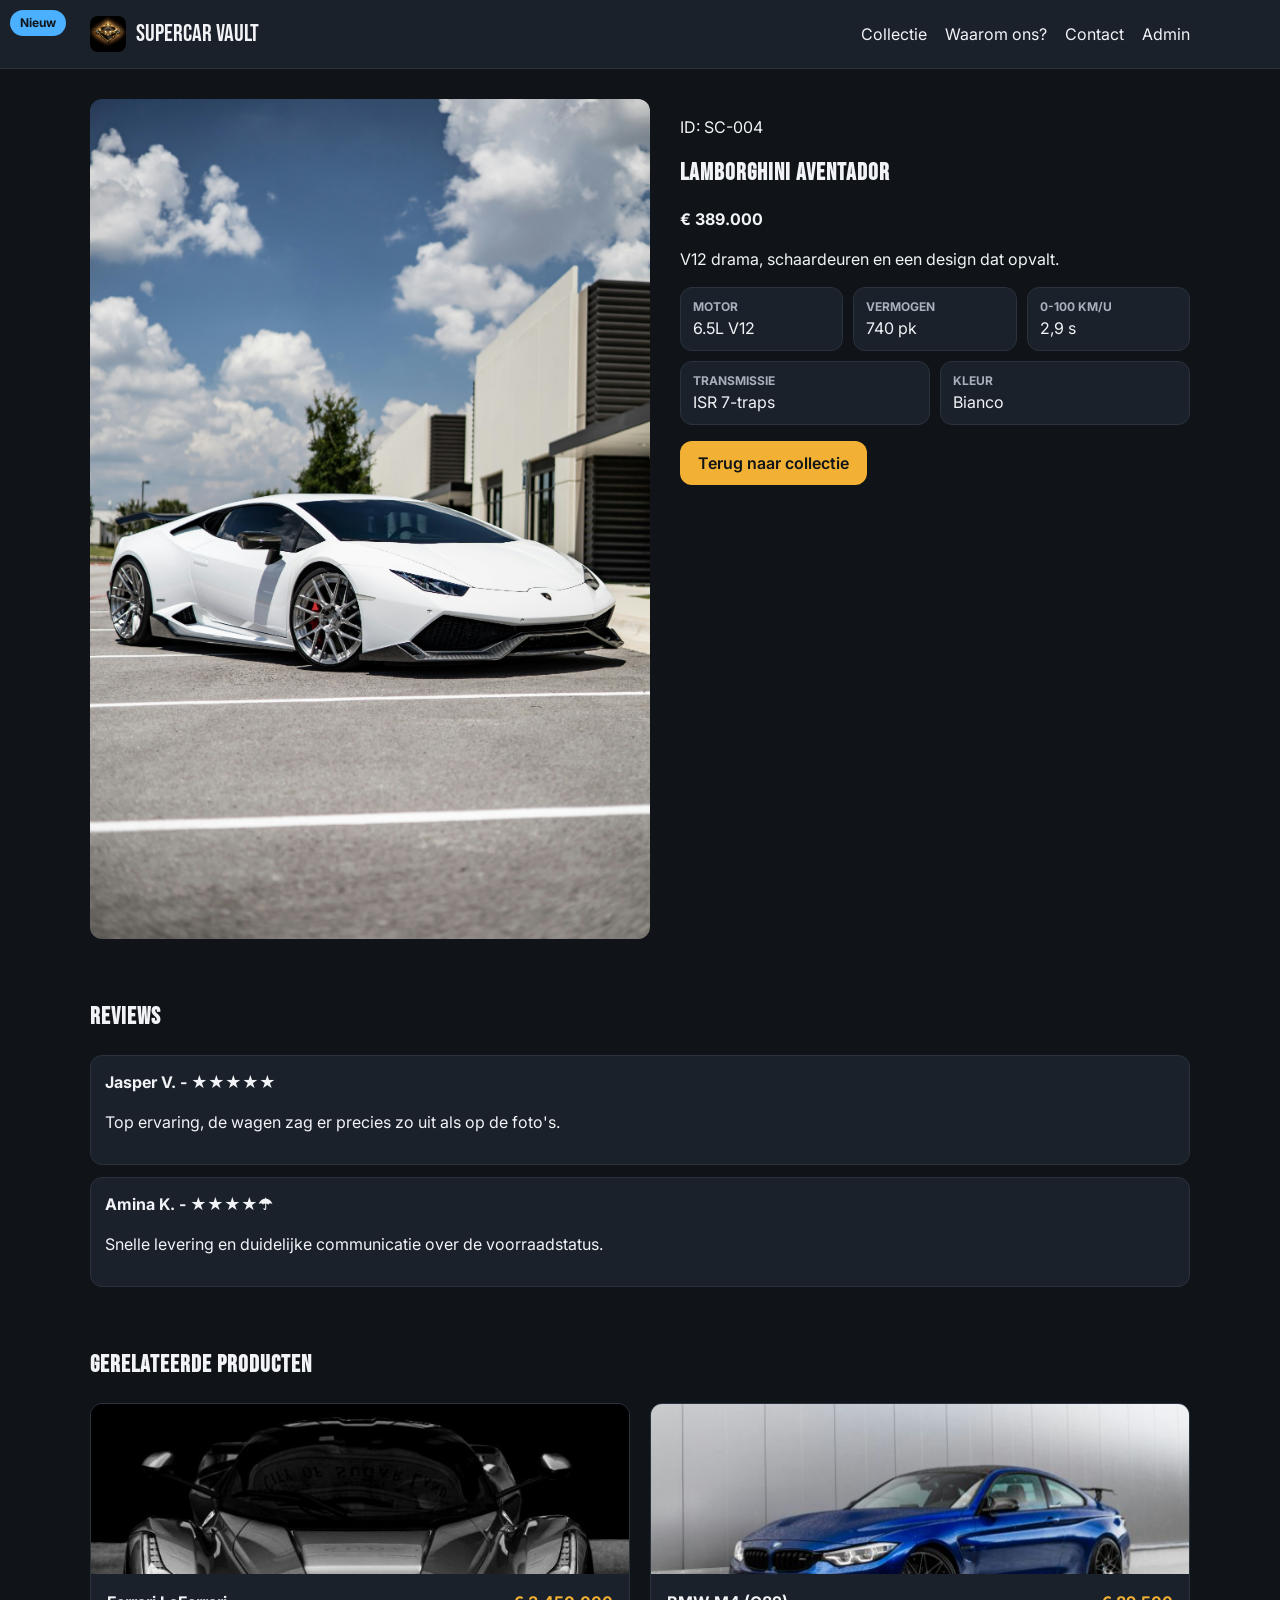
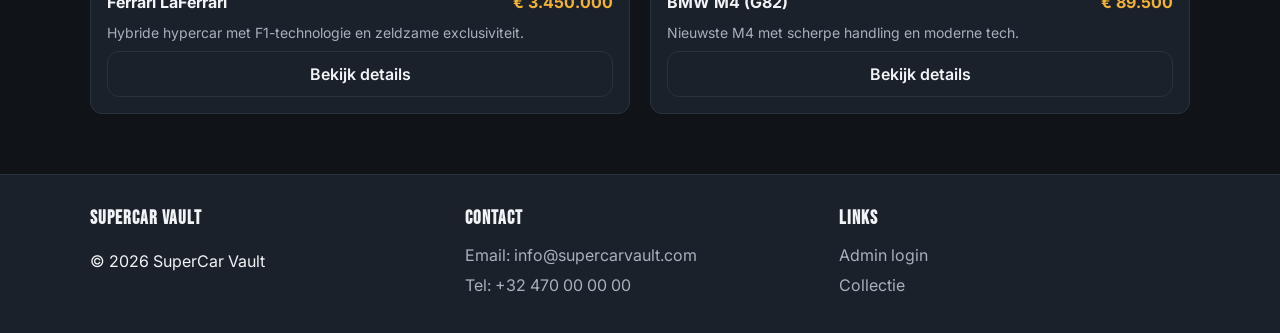
<file: producten/lamborghini-aventador.html>
<!doctype html>
<html lang="nl">
<head>
  <meta charset="utf-8" />
  <meta name="viewport" content="width=device-width, initial-scale=1" />
  <title>Lamborghini Aventador - SuperCar Vault</title>
  <link rel="preconnect" href="https://fonts.googleapis.com">
  <link href="https://fonts.googleapis.com/css2?family=Bebas+Neue&family=Inter:wght@400;600;700&display=swap" rel="stylesheet">
  <link rel="stylesheet" href="../css/style.css" />
</head>
<body>

  <header>
    <div class="container header-inner">
      <a class="logo" href="../index.html">
        <img src="../afbeeldingen/logo-supercar.png" alt="SuperCar Vault logo" />
        <span>SuperCar Vault</span>
      </a>
      <nav>
        <ul>
          <li><a href="../index.html#collectie">Collectie</a></li>
          <li><a href="../index.html#waarom">Waarom ons?</a></li>
          <li><a href="../index.html#contact">Contact</a></li>
          <li><a href="../admin/login.html">Admin</a></li>
        </ul>
      </nav>
    </div>
  </header>

  <main>
    <section class="sectie">
      <div class="container detail-inner">

        <div class="detail-afbeelding">
          <img src="../afbeeldingen/lamborghini-aventador.jpg" alt="Lamborghini Aventador" />
        </div>

        <div class="detail-info">
          <p>ID: SC-004</p>
          <h1>Lamborghini Aventador</h1>
          <span class="label label-nieuw">Nieuw</span>
          <p><b>&euro; 389.000</b></p>
          <p>V12 drama, schaardeuren en een design dat opvalt.</p>

          <ul class="specs-lijst">
            <li><b>Motor</b><span>6.5L V12</span></li>
            <li><b>Vermogen</b><span>740 pk</span></li>
            <li><b>0-100 km/u</b><span>2,9 s</span></li>
            <li><b>Transmissie</b><span>ISR 7-traps</span></li>
            <li><b>Kleur</b><span>Bianco</span></li>
          </ul>

          <a class="btn btn-accent" href="../index.html#collectie">Terug naar collectie</a>
        </div>
      </div>
    </section>

    <section class="sectie">
      <div class="container">
        <div class="sectie-intro">
          <h2>Reviews</h2>
        </div>
        <div class="reviews">
          <div class="review">
            <b>Jasper V. - &#9733;&#9733;&#9733;&#9733;&#9733;</b>
            <p>Top ervaring, de wagen zag er precies zo uit als op de foto's.</p>
          </div>
          <div class="review">
            <b>Amina K. - &#9733;&#9733;&#9733;&#9733;&#9730;</b>
            <p>Snelle levering en duidelijke communicatie over de voorraadstatus.</p>
          </div>
        </div>
      </div>
    </section>

    <section class="sectie">
      <div class="container">
        <div class="sectie-intro">
          <h2>Gerelateerde producten</h2>
        </div>
        <div class="product-grid">
          <article class="product-card">
            <div class="product-afbeelding">
              <img src="../afbeeldingen/ferrari-laferrari.jpg" alt="Ferrari LaFerrari" />
            </div>
            <div class="product-info">
              <div class="prijs-rij">
                <b>Ferrari LaFerrari</b>
                <span>&euro; 3.450.000</span>
              </div>
              <p>Hybride hypercar met F1-technologie en zeldzame exclusiviteit.</p>
              <a class="btn" href="ferrari-laferrari.html">Bekijk details</a>
            </div>
          </article>
          <article class="product-card">
            <div class="product-afbeelding">
              <img src="../afbeeldingen/bmw-m4.jpg" alt="BMW M4 (G82)" />
            </div>
            <div class="product-info">
              <div class="prijs-rij">
                <b>BMW M4 (G82)</b>
                <span>&euro; 89.500</span>
              </div>
              <p>Nieuwste M4 met scherpe handling en moderne tech.</p>
              <a class="btn" href="bmw-m4.html">Bekijk details</a>
            </div>
          </article>
        </div>
      </div>
    </section>
  </main>

  <footer id="contact">
    <div class="container footer-inner">
      <div>
        <h3>SuperCar Vault</h3>
        <p>&copy; 2026 SuperCar Vault</p>
      </div>
      <div>
        <h3>Contact</h3>
        <ul>
          <li>Email: info@supercarvault.com</li>
          <li>Tel: +32 470 00 00 00</li>
        </ul>
      </div>
      <div>
        <h3>Links</h3>
        <ul>
          <li><a href="../admin/login.html">Admin login</a></li>
          <li><a href="../index.html#collectie">Collectie</a></li>
        </ul>
      </div>
    </div>
  </footer>

</body>
</html>
</file>
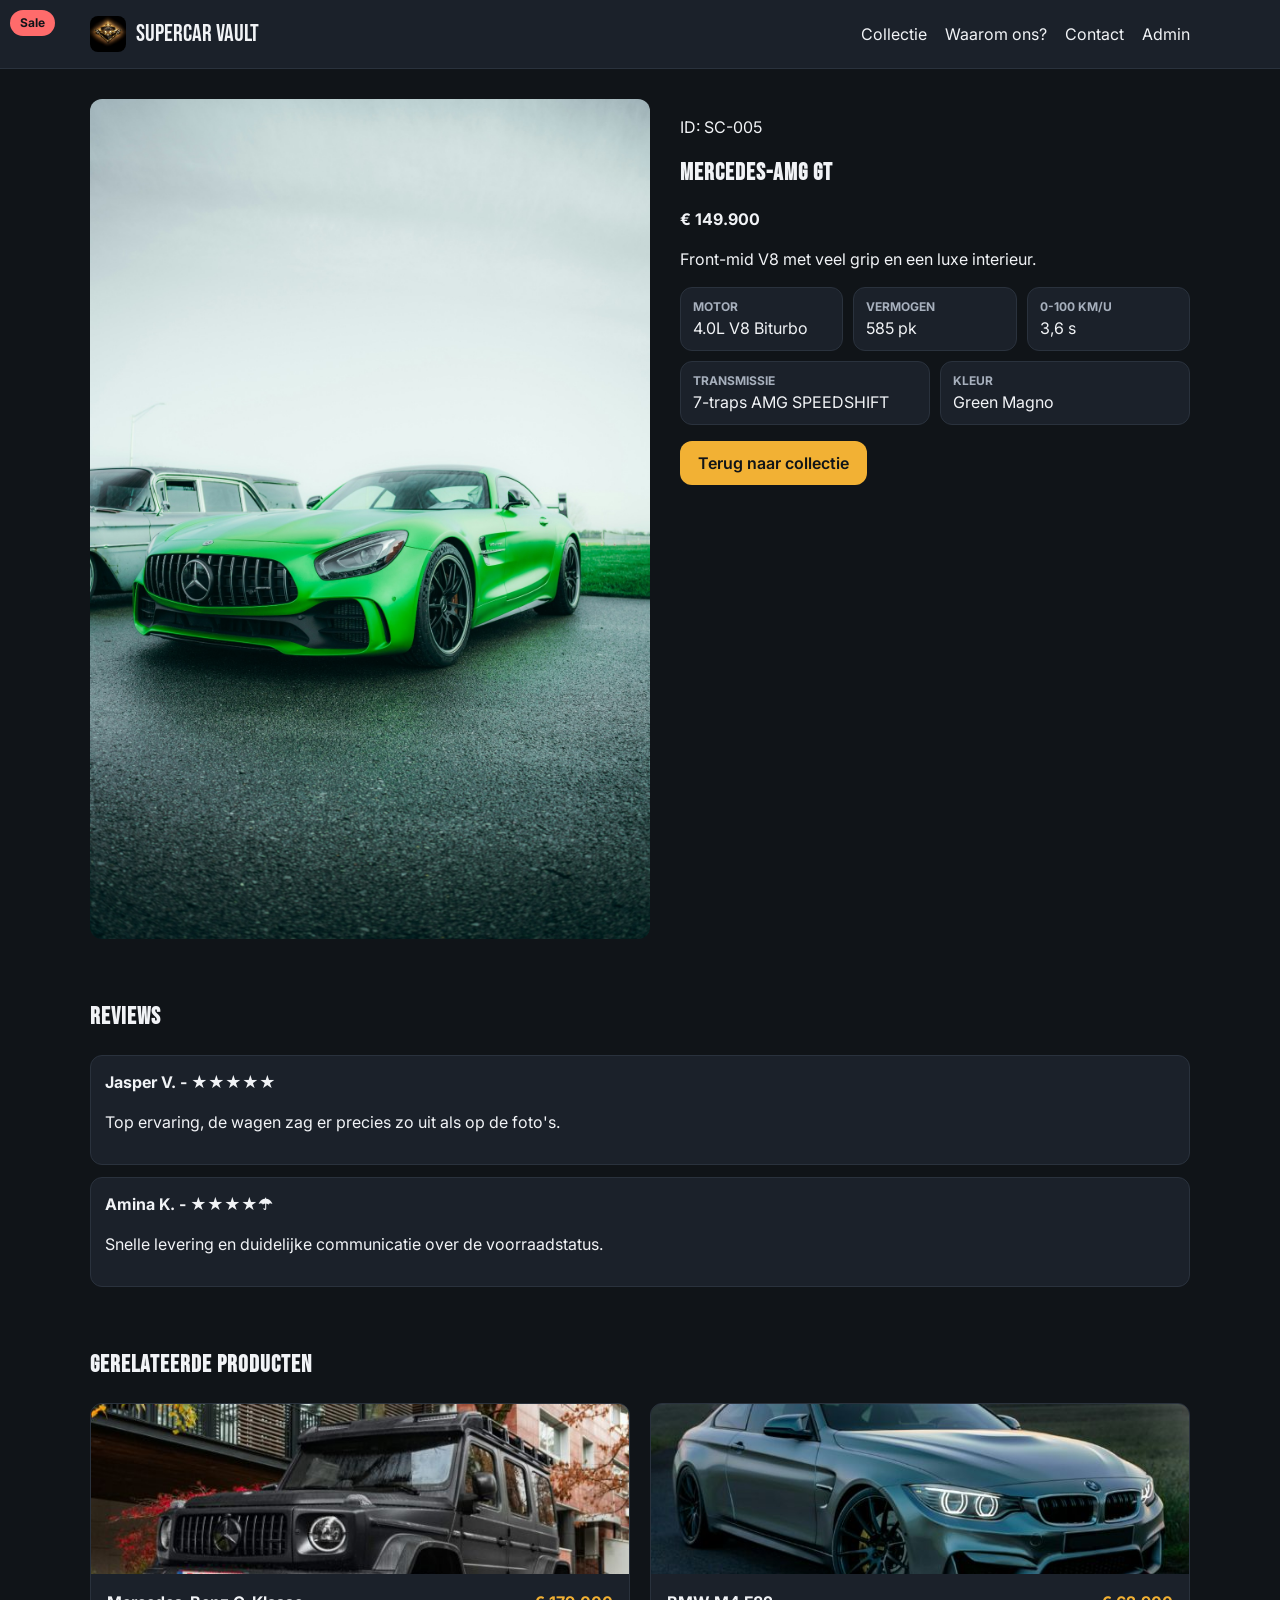
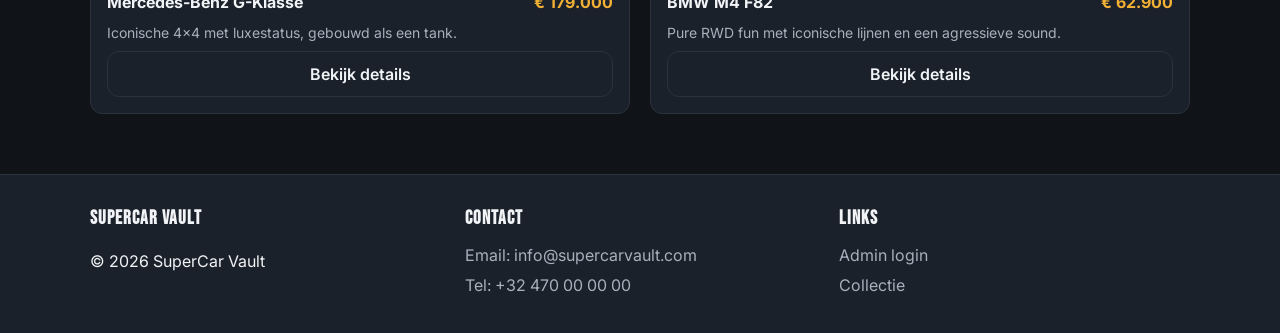
<file: producten/mercedes-amg-gt.html>
<!doctype html>
<html lang="nl">
<head>
  <meta charset="utf-8" />
  <meta name="viewport" content="width=device-width, initial-scale=1" />
  <title>Mercedes-AMG GT - SuperCar Vault</title>
  <link rel="preconnect" href="https://fonts.googleapis.com">
  <link href="https://fonts.googleapis.com/css2?family=Bebas+Neue&family=Inter:wght@400;600;700&display=swap" rel="stylesheet">
  <link rel="stylesheet" href="../css/style.css" />
</head>
<body>

  <header>
    <div class="container header-inner">
      <a class="logo" href="../index.html">
        <img src="../afbeeldingen/logo-supercar.png" alt="SuperCar Vault logo" />
        <span>SuperCar Vault</span>
      </a>
      <nav>
        <ul>
          <li><a href="../index.html#collectie">Collectie</a></li>
          <li><a href="../index.html#waarom">Waarom ons?</a></li>
          <li><a href="../index.html#contact">Contact</a></li>
          <li><a href="../admin/login.html">Admin</a></li>
        </ul>
      </nav>
    </div>
  </header>

  <main>
    <section class="sectie">
      <div class="container detail-inner">

        <div class="detail-afbeelding">
          <img src="../afbeeldingen/mercedes-amg-gt.jpg" alt="Mercedes-AMG GT" />
        </div>

        <div class="detail-info">
          <p>ID: SC-005</p>
          <h1>Mercedes-AMG GT</h1>
          <span class="label label-sale">Sale</span>
          <p><b>&euro; 149.900</b></p>
          <p>Front-mid V8 met veel grip en een luxe interieur.</p>

          <ul class="specs-lijst">
            <li><b>Motor</b><span>4.0L V8 Biturbo</span></li>
            <li><b>Vermogen</b><span>585 pk</span></li>
            <li><b>0-100 km/u</b><span>3,6 s</span></li>
            <li><b>Transmissie</b><span>7-traps AMG SPEEDSHIFT</span></li>
            <li><b>Kleur</b><span>Green Magno</span></li>
          </ul>

          <a class="btn btn-accent" href="../index.html#collectie">Terug naar collectie</a>
        </div>
      </div>
    </section>

    <section class="sectie">
      <div class="container">
        <div class="sectie-intro">
          <h2>Reviews</h2>
        </div>
        <div class="reviews">
          <div class="review">
            <b>Jasper V. - &#9733;&#9733;&#9733;&#9733;&#9733;</b>
            <p>Top ervaring, de wagen zag er precies zo uit als op de foto's.</p>
          </div>
          <div class="review">
            <b>Amina K. - &#9733;&#9733;&#9733;&#9733;&#9730;</b>
            <p>Snelle levering en duidelijke communicatie over de voorraadstatus.</p>
          </div>
        </div>
      </div>
    </section>

    <section class="sectie">
      <div class="container">
        <div class="sectie-intro">
          <h2>Gerelateerde producten</h2>
        </div>
        <div class="product-grid">
          <article class="product-card">
            <div class="product-afbeelding">
              <img src="../afbeeldingen/mercedes-g-klasse.jpg" alt="Mercedes-Benz G-Klasse" />
            </div>
            <div class="product-info">
              <div class="prijs-rij">
                <b>Mercedes-Benz G-Klasse</b>
                <span>&euro; 179.000</span>
              </div>
              <p>Iconische 4x4 met luxestatus, gebouwd als een tank.</p>
              <a class="btn" href="mercedes-g-klasse.html">Bekijk details</a>
            </div>
          </article>
          <article class="product-card">
            <div class="product-afbeelding">
              <img src="../afbeeldingen/bmw-m4-f82.jpg" alt="BMW M4 F82" />
            </div>
            <div class="product-info">
              <div class="prijs-rij">
                <b>BMW M4 F82</b>
                <span>&euro; 62.900</span>
              </div>
              <p>Pure RWD fun met iconische lijnen en een agressieve sound.</p>
              <a class="btn" href="bmw-m4-f82.html">Bekijk details</a>
            </div>
          </article>
        </div>
      </div>
    </section>
  </main>

  <footer id="contact">
    <div class="container footer-inner">
      <div>
        <h3>SuperCar Vault</h3>
        <p>&copy; 2026 SuperCar Vault</p>
      </div>
      <div>
        <h3>Contact</h3>
        <ul>
          <li>Email: info@supercarvault.com</li>
          <li>Tel: +32 470 00 00 00</li>
        </ul>
      </div>
      <div>
        <h3>Links</h3>
        <ul>
          <li><a href="../admin/login.html">Admin login</a></li>
          <li><a href="../index.html#collectie">Collectie</a></li>
        </ul>
      </div>
    </div>
  </footer>

</body>
</html>
</file>
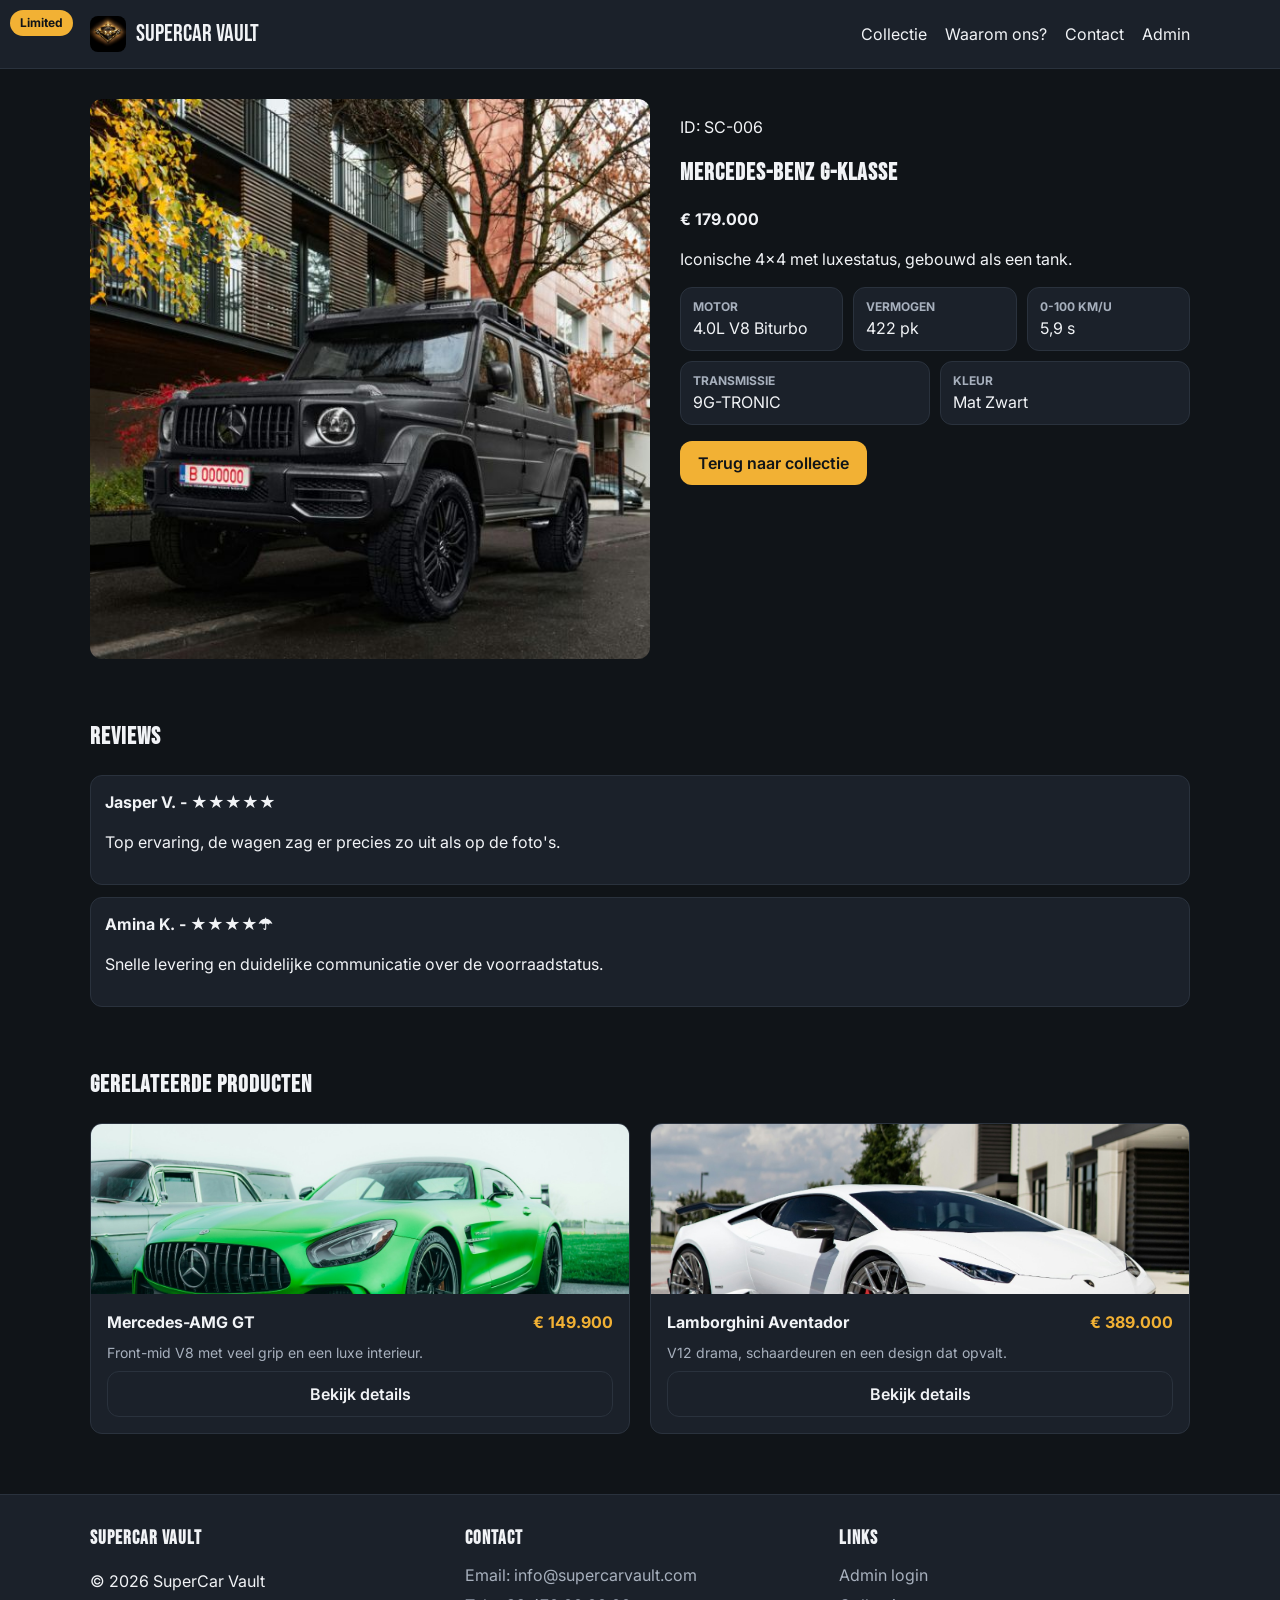
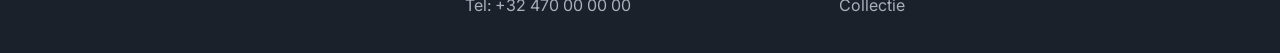
<file: producten/mercedes-g-klasse.html>
<!doctype html>
<html lang="nl">
<head>
  <meta charset="utf-8" />
  <meta name="viewport" content="width=device-width, initial-scale=1" />
  <title>Mercedes-Benz G-Klasse - SuperCar Vault</title>
  <link rel="preconnect" href="https://fonts.googleapis.com">
  <link href="https://fonts.googleapis.com/css2?family=Bebas+Neue&family=Inter:wght@400;600;700&display=swap" rel="stylesheet">
  <link rel="stylesheet" href="../css/style.css" />
</head>
<body>

  <header>
    <div class="container header-inner">
      <a class="logo" href="../index.html">
        <img src="../afbeeldingen/logo-supercar.png" alt="SuperCar Vault logo" />
        <span>SuperCar Vault</span>
      </a>
      <nav>
        <ul>
          <li><a href="../index.html#collectie">Collectie</a></li>
          <li><a href="../index.html#waarom">Waarom ons?</a></li>
          <li><a href="../index.html#contact">Contact</a></li>
          <li><a href="../admin/login.html">Admin</a></li>
        </ul>
      </nav>
    </div>
  </header>

  <main>
    <section class="sectie">
      <div class="container detail-inner">

        <div class="detail-afbeelding">
          <img src="../afbeeldingen/mercedes-g-klasse.jpg" alt="Mercedes-Benz G-Klasse" />
        </div>

        <div class="detail-info">
          <p>ID: SC-006</p>
          <h1>Mercedes-Benz G-Klasse</h1>
          <span class="label label-limited">Limited</span>
          <p><b>&euro; 179.000</b></p>
          <p>Iconische 4x4 met luxestatus, gebouwd als een tank.</p>

          <ul class="specs-lijst">
            <li><b>Motor</b><span>4.0L V8 Biturbo</span></li>
            <li><b>Vermogen</b><span>422 pk</span></li>
            <li><b>0-100 km/u</b><span>5,9 s</span></li>
            <li><b>Transmissie</b><span>9G-TRONIC</span></li>
            <li><b>Kleur</b><span>Mat Zwart</span></li>
          </ul>

          <a class="btn btn-accent" href="../index.html#collectie">Terug naar collectie</a>
        </div>
      </div>
    </section>

    <section class="sectie">
      <div class="container">
        <div class="sectie-intro">
          <h2>Reviews</h2>
        </div>
        <div class="reviews">
          <div class="review">
            <b>Jasper V. - &#9733;&#9733;&#9733;&#9733;&#9733;</b>
            <p>Top ervaring, de wagen zag er precies zo uit als op de foto's.</p>
          </div>
          <div class="review">
            <b>Amina K. - &#9733;&#9733;&#9733;&#9733;&#9730;</b>
            <p>Snelle levering en duidelijke communicatie over de voorraadstatus.</p>
          </div>
        </div>
      </div>
    </section>

    <section class="sectie">
      <div class="container">
        <div class="sectie-intro">
          <h2>Gerelateerde producten</h2>
        </div>
        <div class="product-grid">
          <article class="product-card">
            <div class="product-afbeelding">
              <img src="../afbeeldingen/mercedes-amg-gt.jpg" alt="Mercedes-AMG GT" />
            </div>
            <div class="product-info">
              <div class="prijs-rij">
                <b>Mercedes-AMG GT</b>
                <span>&euro; 149.900</span>
              </div>
              <p>Front-mid V8 met veel grip en een luxe interieur.</p>
              <a class="btn" href="mercedes-amg-gt.html">Bekijk details</a>
            </div>
          </article>
          <article class="product-card">
            <div class="product-afbeelding">
              <img src="../afbeeldingen/lamborghini-aventador.jpg" alt="Lamborghini Aventador" />
            </div>
            <div class="product-info">
              <div class="prijs-rij">
                <b>Lamborghini Aventador</b>
                <span>&euro; 389.000</span>
              </div>
              <p>V12 drama, schaardeuren en een design dat opvalt.</p>
              <a class="btn" href="lamborghini-aventador.html">Bekijk details</a>
            </div>
          </article>
        </div>
      </div>
    </section>
  </main>

  <footer id="contact">
    <div class="container footer-inner">
      <div>
        <h3>SuperCar Vault</h3>
        <p>&copy; 2026 SuperCar Vault</p>
      </div>
      <div>
        <h3>Contact</h3>
        <ul>
          <li>Email: info@supercarvault.com</li>
          <li>Tel: +32 470 00 00 00</li>
        </ul>
      </div>
      <div>
        <h3>Links</h3>
        <ul>
          <li><a href="../admin/login.html">Admin login</a></li>
          <li><a href="../index.html#collectie">Collectie</a></li>
        </ul>
      </div>
    </div>
  </footer>

</body>
</html>
</file>
<file: css/style.css>
:root {
    --kleur-achtergrond: #101418;
    --kleur-vak: #1b212a;
    --kleur-tekst: #f1f3f6;
    --kleur-tekst-zacht: #a7b0bd;
    --kleur-accent: #f2b134;
    --randradius: 12px;
}

* {
    box-sizing: border-box;
}

body {
    margin: 0;
    font-family: "Inter", Arial, sans-serif;
    background-color: var(--kleur-achtergrond);
    color: var(--kleur-tekst);
    line-height: 1.5;
}

h1,
h2,
h3 {
    font-family: "Bebas Neue", Arial, sans-serif;
    letter-spacing: 1px;
    margin: 0 0 10px;
}

a {
    color: inherit;
    text-decoration: none;
}

img {
    max-width: 100%;
    display: block;
}

.container {
    width: 90%;
    max-width: 1100px;
    margin: 0 auto;
}

header {
    background-color: var(--kleur-vak);
    border-bottom: 1px solid #2a323d;
    padding: 16px 0;
}

.header-inner {
    display: flex;
    justify-content: space-between;
    align-items: center;
    flex-wrap: wrap;
    gap: 12px;
}

.logo {
    display: flex;
    align-items: center;
    gap: 10px;
    font-family: "Bebas Neue", Arial, sans-serif;
    font-size: 24px;
}

.logo img {
    width: 36px;
    height: 36px;
    border-radius: 8px;
}

nav ul {
    display: flex;
    gap: 18px;
    list-style: none;
    margin: 0;
    padding: 0;
    flex-wrap: wrap;
}

nav a:hover {
    color: var(--kleur-accent);
}


.btn {
    display: inline-block;
    padding: 10px 18px;
    border-radius: var(--randradius);
    border: 1px solid #2a323d;
    background-color: var(--kleur-vak);
    color: var(--kleur-tekst);
    font-weight: 600;
    cursor: pointer;
}

.btn:hover {
    border-color: var(--kleur-accent);
}

.btn-accent {
    background-color: var(--kleur-accent);
    color: #101418;
    border: none;
}

.btn-accent:hover {
    opacity: 0.9;
}


.hero {
    padding: 40px 0;
}

.hero-inner {
    display: flex;
    align-items: center;
    gap: 30px;
    flex-wrap: wrap;
}

.hero-tekst {
    flex: 1 1 380px;
}

.hero-tekst p {
    color: var(--kleur-tekst-zacht);
    max-width: 50ch;
}

.hero-afbeelding {
    flex: 1 1 380px;
}

.hero-afbeelding img {
    border-radius: var(--randradius);
    width: 100%;
    height: 320px;
    object-fit: cover;
}

.sectie {
    padding: 30px 0;
}

.sectie-intro {
    margin-bottom: 20px;
}

.sectie-intro p {
    color: var(--kleur-tekst-zacht);
}

.product-grid {
    display: flex;
    flex-wrap: wrap;
    gap: 20px;
}

.product-card {
    flex: 1 1 260px;
    background-color: var(--kleur-vak);
    border: 1px solid #2a323d;
    border-radius: var(--randradius);
    overflow: hidden;
    display: flex;
    flex-direction: column;
}

.product-afbeelding {
    position: relative;
}

.product-afbeelding img {
    width: 100%;
    height: 170px;
    object-fit: cover;
}

.label {
    position: absolute;
    top: 10px;
    left: 10px;
    padding: 4px 10px;
    border-radius: 20px;
    font-size: 12px;
    font-weight: 700;
    color: #101418;
}

.label-nieuw {
    background-color: #4ab0ff;
}

.label-sale {
    background-color: #ff6b6b;
}

.label-limited {
    background-color: var(--kleur-accent);
}

.product-info {
    padding: 16px;
    display: flex;
    flex-direction: column;
    gap: 8px;
    flex: 1;
}

.prijs-rij {
    display: flex;
    justify-content: space-between;
    align-items: baseline;
}

.prijs-rij span {
    color: var(--kleur-accent);
    font-weight: 700;
}

.product-info p {
    color: var(--kleur-tekst-zacht);
    font-size: 14px;
    margin: 0;
}

.product-info .btn {
    margin-top: auto;
    text-align: center;
}


.features {
    display: flex;
    flex-wrap: wrap;
    gap: 20px;
}

.feature {
    flex: 1 1 220px;
    background-color: var(--kleur-vak);
    border: 1px solid #2a323d;
    border-radius: var(--randradius);
    padding: 18px;
}


footer {
    border-top: 1px solid #2a323d;
    background-color: var(--kleur-vak);
    padding: 30px 0;
    margin-top: 30px;
}

.footer-inner {
    display: flex;
    flex-wrap: wrap;
    gap: 24px;
}

.footer-inner>div {
    flex: 1 1 200px;
}

.footer-inner ul {
    list-style: none;
    padding: 0;
    margin: 0;
    color: var(--kleur-tekst-zacht);
}

.footer-inner li {
    margin-bottom: 6px;
}


.detail-inner {
    display: flex;
    flex-wrap: wrap;
    gap: 30px;
}

.detail-afbeelding {
    flex: 1 1 400px;
}

.detail-afbeelding img {
    border-radius: var(--randradius);
    width: 100%;
    object-fit: cover;
}

.detail-info {
    flex: 1 1 350px;
}

.specs-lijst {
    list-style: none;
    padding: 0;
    margin: 16px 0;
    display: flex;
    flex-wrap: wrap;
    gap: 10px;
}

.specs-lijst li {
    flex: 1 1 150px;
    background-color: var(--kleur-vak);
    border: 1px solid #2a323d;
    border-radius: var(--randradius);
    padding: 10px 12px;
}

.specs-lijst b {
    display: block;
    font-size: 12px;
    color: var(--kleur-tekst-zacht);
    text-transform: uppercase;
}

.reviews {
    margin-top: 20px;
    display: flex;
    flex-direction: column;
    gap: 12px;
}

.review {
    background-color: var(--kleur-vak);
    border: 1px solid #2a323d;
    border-radius: var(--randradius);
    padding: 14px;
}

.review b {
    display: block;
    margin-bottom: 4px;
}


@media (max-width: 650px) {
    .hero-inner {
        flex-direction: column;
    }

    nav ul {
        justify-content: center;
    }

    .product-grid,
    .features,
    .detail-inner {
        flex-direction: column;
    }
}
</file>
<file: admin/admin.css>
:root {
    --kleur-achtergrond: #f4f5f7;
    --kleur-vak: #ffffff;
    --kleur-rand: #d7dbe0;
    --kleur-tekst: #23282f;
    --kleur-tekst-zacht: #626b76;
    --kleur-accent: #2856d6;
    --randradius: 8px;
}

* {
    box-sizing: border-box;
}

body {
    margin: 0;
    font-family: Arial, Helvetica, sans-serif;
    background-color: var(--kleur-achtergrond);
    color: var(--kleur-tekst);
}

a {
    color: inherit;
    text-decoration: none;
}

.container {
    width: 90%;
    max-width: 960px;
    margin: 40px auto;
}

.admin-topbar {
    background-color: var(--kleur-tekst);
    color: #fff;
    padding: 14px 0;
}

.admin-topbar .container {
    margin: 0 auto;
    display: flex;
    justify-content: space-between;
    align-items: center;
}

.admin-topbar a {
    font-weight: 700;
}

.paneel {
    background-color: var(--kleur-vak);
    border: 1px solid var(--kleur-rand);
    border-radius: var(--randradius);
    padding: 24px;
}

h1 {
    margin: 0 0 16px;
    font-size: 22px;
}

.paneel-header {
    display: flex;
    justify-content: space-between;
    align-items: center;
    flex-wrap: wrap;
    gap: 12px;
    margin-bottom: 16px;
}

label {
    display: block;
    margin: 14px 0 6px;
    font-weight: 700;
    font-size: 14px;
}

input[type="text"],
input[type="number"],
input[type="password"],
input[type="search"],
select,
textarea {
    width: 100%;
    padding: 9px 10px;
    border: 1px solid var(--kleur-rand);
    border-radius: var(--randradius);
    font-family: inherit;
    font-size: 14px;
    background-color: var(--kleur-vak);
    color: var(--kleur-tekst);
}

textarea {
    resize: vertical;
    min-height: 90px;
}

input:focus,
select:focus,
textarea:focus {
    outline: 2px solid var(--kleur-accent);
    outline-offset: 1px;
}

.checkbox-rij {
    display: flex;
    align-items: center;
    gap: 8px;
    margin: 14px 0;
}

.checkbox-rij label {
    margin: 0;
    font-weight: 400;
}

.btn {
    display: inline-block;
    padding: 9px 16px;
    border-radius: var(--randradius);
    border: 1px solid var(--kleur-rand);
    background-color: var(--kleur-vak);
    color: var(--kleur-tekst);
    font-weight: 600;
    font-size: 14px;
    cursor: pointer;
}

.btn:hover {
    background-color: var(--kleur-achtergrond);
}

.btn-accent {
    background-color: var(--kleur-accent);
    border-color: var(--kleur-accent);
    color: #fff;
}

.btn-accent:hover {
    opacity: 0.9;
}

.btn-klein {
    padding: 5px 10px;
    font-size: 13px;
}

.btn-gevaar {
    color: #b3261e;
    border-color: #b3261e;
}

.rij-knoppen {
    display: flex;
    gap: 10px;
    flex-wrap: wrap;
}

.tabel {
    width: 100%;
    border-collapse: collapse;
    margin-top: 10px;
}

.tabel th {
    text-align: left;
    font-size: 13px;
    text-transform: uppercase;
    color: var(--kleur-tekst-zacht);
    border-bottom: 2px solid var(--kleur-rand);
    padding: 10px 8px;
}

.tabel td {
    padding: 10px 8px;
    border-bottom: 1px solid var(--kleur-rand);
}

.tabel tr:hover {
    background-color: var(--kleur-achtergrond);
}

.status {
    display: inline-block;
    padding: 3px 9px;
    border-radius: 20px;
    font-size: 12px;
    font-weight: 700;
}

.status-op-voorraad {
    background-color: #e2f5e8;
    color: #1c7a3c;
}

.status-uitverkocht {
    background-color: #fbe4e2;
    color: #b3261e;
}

.login-wrapper {
    min-height: 100vh;
    display: flex;
    align-items: center;
    justify-content: center;
}

.login-paneel {
    width: 340px;
}

@media (max-width: 600px) {
    .tabel {
        font-size: 13px;
    }

    .paneel {
        padding: 16px;
    }

    .admin-topbar .container {
        flex-direction: column;
        gap: 8px;
        text-align: center;
    }
}
</file>
